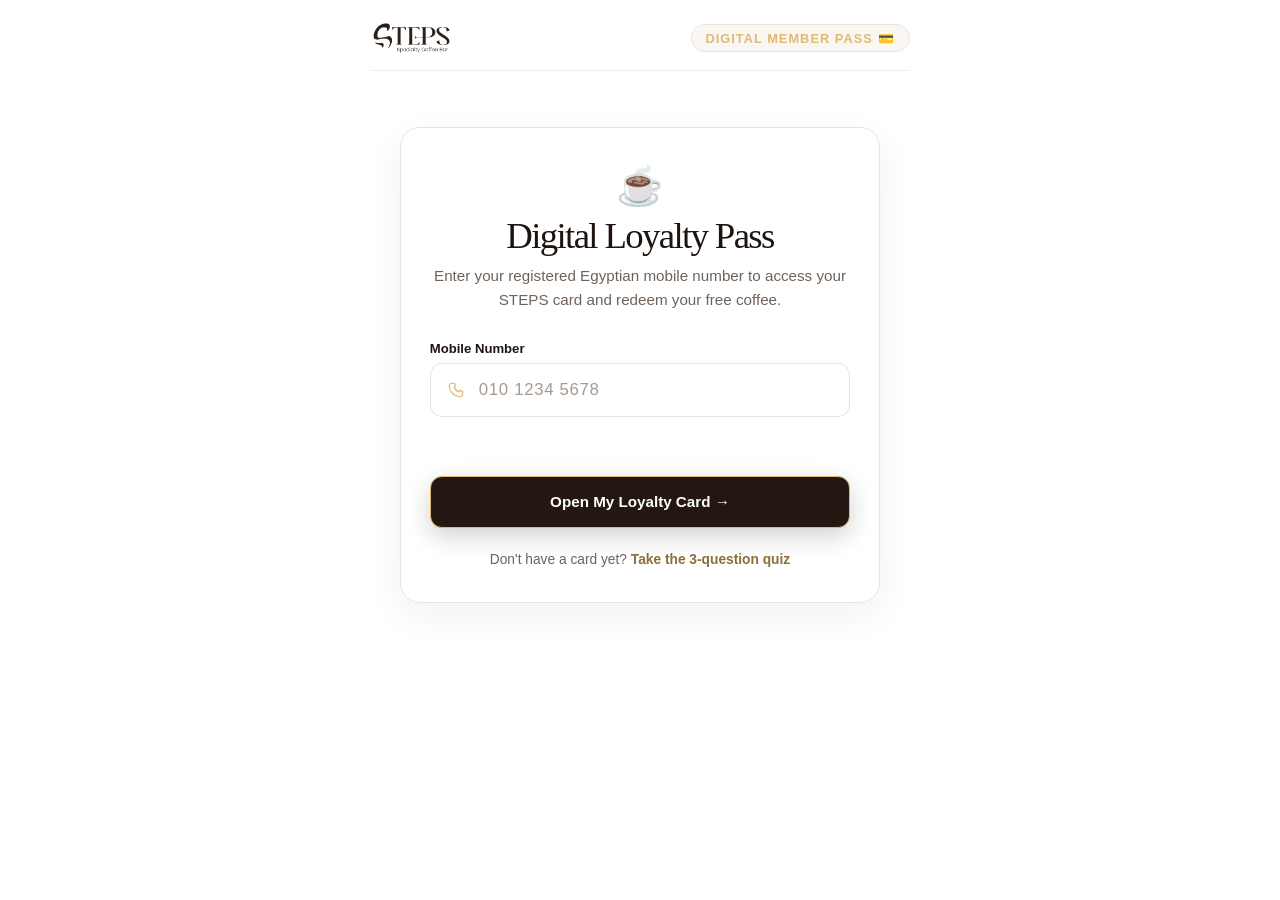
<file: card.html>
<!doctype html>
<html lang="en">
<head>
    <meta charset="utf-8">
    <meta name="viewport" content="width=device-width, initial-scale=1, maximum-scale=1, viewport-fit=cover">
    <meta name="apple-mobile-web-app-capable" content="yes">
    <meta name="apple-mobile-web-app-status-bar-style" content="black-translucent">
    <meta name="theme-color" content="#ffffff">
    <meta name="description" content="Access your STEPS Specialty Coffee Bar Digital Loyalty Card. First order includes free coffee!">
    <title>My Digital Loyalty Card | STEPS Specialty Coffee Bar</title>
    <link rel="icon" type="image/png" href="assets/images/favicon.png">
    <link rel="stylesheet" href="assets/css/app.css">
    <script src="assets/js/cloud-storage.js"></script>
    <style>
        /* ========================================================
           STEPS SPECIALTY COFFEE BAR - PURE WHITE VIP LOYALTY CARD
           ======================================================== */
        :root {
            --sans: Inter, -apple-system, BlinkMacSystemFont, "Segoe UI", Roboto, Helvetica, Arial, sans-serif;
            --serif: Georgia, "Times New Roman", serif;
        }

        .card-view-page {
            min-height: 100svh;
            overflow-x: hidden;
            background: #ffffff !important;
            color: #1e140f;
            padding: 1.25rem 1rem 4rem;
            display: flex;
            flex-direction: column;
            align-items: center;
            font-family: var(--sans);
        }

        .card-page-header {
            width: min(100%, 540px);
            display: flex;
            align-items: center;
            justify-content: space-between;
            margin-bottom: 1.5rem;
            padding-bottom: .85rem;
            border-bottom: 1px solid rgba(46, 32, 25, 0.08);
        }

        .card-page-logo {
            height: 36px;
            width: auto;
            max-width: 120px;
            object-fit: contain;
            display: block;
        }

        .card-nav-link {
            color: #8b6f3a;
            text-decoration: none;
            font-size: .82rem;
            font-weight: 700;
            display: inline-flex;
            align-items: center;
            gap: .35rem;
            padding: .35rem .85rem;
            border-radius: 99px;
            background: #faf7f2;
            border: 1px solid #ece4da;
            transition: all 200ms ease;
        }

        .card-nav-link:hover {
            background: #f3ede4;
            border-color: #c5a059;
        }

        /* Lookup Card Modal */
        .card-lookup-card {
            width: min(100%, 480px);
            background: #ffffff;
            border: 1.5px solid #ece4da;
            border-radius: 20px;
            padding: 2.2rem 1.8rem;
            box-shadow: 0 12px 36px rgba(46, 32, 25, 0.06);
            text-align: center;
            margin-top: 2rem;
            animation: enter 350ms ease both;
        }

        .card-lookup-card h1 {
            font-family: var(--serif);
            font-size: clamp(1.8rem, 5.5vw, 2.3rem);
            color: #1e140f;
            margin-bottom: .6rem;
            font-weight: 400;
        }

        .card-lookup-card p {
            color: #6f6259;
            font-size: .95rem;
            margin: 0 0 1.8rem;
        }

        .card-lookup-form {
            display: flex;
            flex-direction: column;
            gap: 1.2rem;
            text-align: left;
        }

        .card-lookup-form label {
            font-size: .82rem;
            font-weight: 600;
            color: #1e140f;
            display: block;
            margin-bottom: .4rem;
        }

        .card-lookup-form input {
            width: 100%;
            height: 54px;
            padding: .8rem 1rem .8rem 3rem;
            border: 1.5px solid #ece4da;
            border-radius: 12px;
            background: #ffffff;
            color: #1e140f;
            font-size: 1.05rem;
            letter-spacing: .04em;
            transition: all 200ms ease;
        }

        .card-lookup-form input:focus {
            outline: none;
            border-color: #c5a059;
            box-shadow: 0 0 0 3px rgba(197, 160, 89, 0.2);
        }

        .btn-gold {
            width: 100%;
            min-height: 52px;
            background: #241711;
            color: #ffffff;
            border: 1.5px solid #dfba73;
            border-radius: 12px;
            font-weight: 700;
            font-size: .95rem;
            cursor: pointer;
            box-shadow: 0 8px 24px rgba(36, 23, 17, 0.2);
            transition: transform 200ms ease, box-shadow 200ms ease;
        }

        .btn-gold:hover {
            transform: translateY(-2px);
            background: #3d2a20;
            box-shadow: 0 12px 30px rgba(36, 23, 17, 0.3);
        }

        .lookup-error {
            min-height: 1.2rem;
            color: #c93b2b;
            font-size: .82rem;
            margin: -.3rem 0 .4rem;
        }

        .lookup-quiz-link {
            display: block;
            margin-top: 1.5rem;
            font-size: .86rem;
            color: #6f6259;
            text-decoration: none;
        }

        .lookup-quiz-link span {
            color: #8b6f3a;
            font-weight: 700;
            text-decoration: none;
            transition: color 150ms ease;
        }

        .lookup-quiz-link:hover span {
            color: var(--espresso);
            text-decoration: none;
        }

        /* Live Card Canvas */
        .live-card-container {
            width: min(100%, 540px);
            animation: enter 400ms ease both;
        }

        /* Real-Time Live Sync Indicator */
        .live-sync-pill {
            display: inline-flex;
            align-items: center;
            gap: .5rem;
            padding: .3rem .75rem;
            border-radius: 99px;
            background: #faf7f2;
            border: 1px solid #ece4da;
            font-size: .72rem;
            color: #6f6259;
            margin-bottom: 1rem;
        }

        .live-pulse-dot {
            width: 7px;
            height: 7px;
            border-radius: 50%;
            background: #2b7a4b;
            box-shadow: 0 0 8px rgba(43, 122, 75, 0.5);
            animation: liveBlink 2s infinite ease-in-out;
        }

        @keyframes liveBlink {
            0%, 100% { opacity: 1; transform: scale(1); }
            50% { opacity: .4; transform: scale(0.85); }
        }

        /* Match Banner on Card */
        .card-match-banner {
            display: flex;
            align-items: center;
            gap: .85rem;
            padding: .85rem 1.15rem;
            border-radius: 14px;
            background: #faf7f2;
            border: 1.5px solid #ece4da;
            margin-bottom: 1.25rem;
        }

        .match-cup-icon {
            font-size: 1.6rem;
        }

        .match-details strong {
            display: block;
            color: #1e140f;
            font-size: .95rem;
            font-family: var(--serif);
            font-weight: 700;
        }

        .match-details small {
            color: #6f6259;
            font-size: .78rem;
        }

        /* Stamp Card States */
        .stamp-slot.is-redeemed {
            background: rgba(0, 0, 0, 0.35);
            border-color: rgba(255, 255, 255, 0.1);
            opacity: .85;
        }

        .stamp-slot.is-redeemed .stamp-badge {
            background: #241912;
            border-color: #554133;
            color: #776657;
        }

        .stamp-slot.is-redeemed .stamp-status-tag {
            background: #403025;
            color: #a89585;
            text-decoration: line-through;
        }

        .redeem-seal {
            position: absolute;
            top: 50%;
            left: 50%;
            transform: translate(-50%, -50%) rotate(-18deg);
            border: 1.5px solid #ff7e67;
            color: #ff7e67;
            padding: .15rem .4rem;
            border-radius: 4px;
            font-size: .62rem;
            font-weight: 800;
            letter-spacing: .1em;
            text-transform: uppercase;
            background: rgba(23, 14, 10, 0.85);
            box-shadow: 0 0 10px rgba(255, 126, 103, 0.3);
            pointer-events: none;
            white-space: nowrap;
        }

        /* Notification Toast */
        .sync-toast {
            position: fixed;
            bottom: 2rem;
            left: 50%;
            transform: translateX(-50%) translateY(100px);
            background: #dfba73;
            color: #170e0a;
            padding: .75rem 1.4rem;
            border-radius: 99px;
            font-weight: 700;
            font-size: .88rem;
            box-shadow: 0 10px 30px rgba(0, 0, 0, 0.6);
            display: flex;
            align-items: center;
            gap: .55rem;
            z-index: 9999;
            opacity: 0;
            transition: all 350ms cubic-bezier(0.4, 0, 0.2, 1);
            pointer-events: none;
        }

        .sync-toast.is-visible {
            transform: translateX(-50%) translateY(0);
            opacity: 1;
        }

        /* ==========================================================================
           Phone-Optimized Single Unified 5-Milestone Rewards Board
           ========================================================================== */
        .loyalty-stamps-section {
            background: rgba(0, 0, 0, 0.28);
            border: 1px solid rgba(223, 186, 115, 0.2);
            border-radius: 18px;
            padding: 1.1rem 1rem;
            margin-bottom: 1.25rem;
        }

        .stamps-header {
            display: flex;
            align-items: center;
            justify-content: space-between;
            margin-bottom: .85rem;
            padding-bottom: .55rem;
            border-bottom: 1px solid rgba(223, 186, 115, 0.15);
        }

        .stamps-title {
            font-size: .74rem;
            font-weight: 800;
            letter-spacing: .12em;
            color: #dfba73;
            text-transform: uppercase;
        }

        .stamps-count {
            font-size: .74rem;
            font-weight: 700;
            color: #cfbeaf;
        }

        /* Detailed Perks Breakdown (Phone-Optimized, 0 Ellipsis) */
        .stamps-perks-list {
            display: flex;
            flex-direction: column;
            gap: .55rem;
            width: 100%;
        }

        .perk-card-row {
            display: flex;
            align-items: center;
            gap: .85rem;
            padding: .75rem .95rem;
            border-radius: 14px;
            background: rgba(255, 255, 255, 0.035);
            border: 1px solid rgba(255, 255, 255, 0.08);
            transition: all 250ms cubic-bezier(0.4, 0, 0.2, 1);
            position: relative;
            overflow: hidden;
        }

        .perk-card-row.is-active-reward {
            background: rgba(223, 186, 115, 0.12);
            border: 1.5px solid rgba(223, 186, 115, 0.5);
            box-shadow: 0 4px 20px rgba(223, 186, 115, 0.15);
        }

        .perk-card-row.is-redeemed-reward {
            opacity: .6;
            background: rgba(0, 0, 0, 0.25);
            border-color: rgba(255, 255, 255, 0.04);
        }

        .perk-icon-seal {
            width: 40px;
            height: 40px;
            border-radius: 50%;
            background: rgba(223, 186, 115, 0.12);
            border: 1px solid rgba(223, 186, 115, 0.3);
            display: grid;
            place-items: center;
            font-size: 1.25rem;
            flex-shrink: 0;
            position: relative;
        }

        .perk-card-row.is-active-reward .perk-icon-seal {
            background: #dfba73;
            border-color: #dfba73;
            box-shadow: 0 0 12px rgba(223, 186, 115, 0.5);
        }

        .perk-card-row.is-active-reward .perk-icon-seal span {
            filter: drop-shadow(0 1px 2px rgba(0,0,0,0.4));
        }

        .perk-order-badge {
            position: absolute;
            bottom: -2px;
            right: -2px;
            width: 15px;
            height: 15px;
            border-radius: 50%;
            background: #170e0a;
            border: 1px solid #dfba73;
            color: #dfba73;
            font-size: .56rem;
            font-weight: 800;
            display: grid;
            place-items: center;
        }

        .perk-text-block {
            flex: 1;
            min-width: 0;
            display: flex;
            flex-direction: column;
            gap: .15rem;
        }

        .perk-title-text {
            font-family: var(--serif);
            font-size: 1rem;
            font-weight: 700;
            color: #ffffff;
            line-height: 1.25;
            word-break: break-word;
        }

        .perk-desc-text {
            font-size: .78rem;
            color: #b5a498;
            line-height: 1.25;
            word-break: break-word;
        }

        .perk-action-pill {
            font-size: .72rem;
            font-weight: 700;
            padding: .3rem .65rem;
            border-radius: 99px;
            white-space: nowrap;
            letter-spacing: .04em;
            text-transform: uppercase;
            flex-shrink: 0;
        }

        .perk-action-pill.ready {
            background: var(--gold-gradient);
            color: #170e0a;
            font-weight: 800;
            box-shadow: 0 4px 14px rgba(223, 186, 115, 0.4);
        }

        .perk-action-pill.locked {
            background: rgba(255, 255, 255, 0.06);
            color: #a49488;
            border: 1px solid rgba(255, 255, 255, 0.08);
        }

        .perk-action-pill.redeemed {
            background: #2b1f18;
            color: #8c7a6e;
            text-decoration: line-through;
        }

        /* Mobile Viewport Optimizations */
        @media (max-width: 600px) {
            .card-view-page {
                padding: .6rem .5rem 3rem !important;
            }
            .card-page-header {
                padding: .4rem .6rem !important;
                margin-bottom: .85rem !important;
            }
            .card-page-logo {
                height: 28px !important;
            }
            .live-card-container {
                width: 100% !important;
            }
            .loyalty-card {
                padding: 1.25rem .95rem !important;
                border-radius: 20px !important;
            }
            .loyalty-card-top {
                margin-bottom: .9rem !important;
                padding-bottom: .75rem !important;
            }
            .loyalty-brand .loyalty-subbrand {
                font-size: .62rem !important;
            }
            .loyalty-status-badge {
                font-size: .7rem !important;
                padding: .25rem .6rem !important;
            }
            .loyalty-member-info .member-name {
                font-size: 1.15rem !important;
            }
            .loyalty-member-id .member-pass {
                font-size: .84rem !important;
                padding: .25rem .55rem !important;
            }
            .loyalty-stamps-section {
                padding: .85rem .75rem !important;
                border-radius: 16px !important;
                margin-bottom: 1rem !important;
            }

            .perk-card-row {
                padding: .65rem .75rem;
                gap: .65rem;
                border-radius: 12px;
            }
            .perk-icon-seal {
                width: 34px;
                height: 34px;
                font-size: 1.1rem;
            }
            .perk-title-text {
                font-size: .84rem;
            }
            .perk-desc-text {
                font-size: .72rem;
            }
            .perk-action-pill {
                font-size: .65rem;
                padding: .22rem .5rem;
            }
            .barcode-visual {
                height: 52px !important;
            }
            .barcode-code span {
                font-size: 1.1rem !important;
            }
            .card-wallet-actions {
                gap: .55rem !important;
            }
            .wallet-btn {
                min-height: 48px !important;
                font-size: .85rem !important;
                padding: .55rem .75rem !important;
            }
            .thanks-instructions {
                margin-top: 1.25rem !important;
                gap: .6rem !important;
            }
            .instruction-item {
                padding: .85rem 1rem !important;
                gap: .75rem !important;
            }
            .card-lookup-form input {
                font-size: 16px !important; /* Prevents iOS auto-zoom */
            }
        }
    </style>
</head>
<body class="card-view-page">

    <!-- Top Header -->
    <header class="card-page-header">
        <a href="index.html" title="Back to STEPS Coffee Bar">
            <img class="card-page-logo" src="assets/images/steps-logo-brown.webp" alt="STEPS Coffee">
        </a>
        <span class="card-nav-link" style="color: #dfba73; font-size: .8rem; font-weight: 700; letter-spacing: .08em; text-transform: uppercase;">
            <span>Digital Member Pass</span> 💳
        </span>
    </header>

    <!-- 1. LOOKUP SCREEN (When no card is loaded) -->
    <div class="card-lookup-card" id="lookup-view">
        <div style="font-size: 2.4rem; margin-bottom: .6rem;">☕</div>
        <h1>Digital Loyalty Pass</h1>
        <p>Enter your registered Egyptian mobile number to access your STEPS card and redeem your free coffee.</p>

        <form class="card-lookup-form" id="lookup-form" novalidate>
            <div>
                <label for="lookup-phone">Mobile Number</label>
                <div class="input-wrap">
                    <span aria-hidden="true" style="color: #dfba73;">
                        <svg viewBox="0 0 24 24" width="18" height="18" fill="none" stroke="currentColor" stroke-width="1.8"><path d="M7 3h3l1.5 4-2 1.5a14 14 0 0 0 6 6l1.5-2L21 14v3a4 4 0 0 1-4 4C9.3 20.5 3.5 14.7 3 7a4 4 0 0 1 4-4Z"/></svg>
                    </span>
                    <input id="lookup-phone" type="tel" inputmode="tel" required placeholder="010 1234 5678" maxlength="15">
                </div>
            </div>

            <div class="lookup-error" id="lookup-error" role="alert" aria-live="polite"></div>

            <button class="btn-gold" type="submit">
                Open My Loyalty Card →
            </button>
        </form>

        <a href="index.html" class="lookup-quiz-link">
            Don't have a card yet? <span>Take the 3-question quiz</span>
        </a>
    </div>

    <!-- 2. LIVE CARD SCREEN (Displayed when card is loaded) -->
    <div class="live-card-container" id="card-view" hidden>
        <div style="display: flex; justify-content: space-between; align-items: center;">
            <div class="live-sync-pill">
                <span class="live-pulse-dot"></span>
                <span>Live Barista Sync Active</span>
            </div>
            <button id="btn-switch-account" type="button" style="background: none; border: none; color: #a49488; font-size: .78rem; text-decoration: none; cursor: pointer; font-weight: 600;">
                Switch Number
            </button>
        </div>

        <!-- Matched Drink Barista Note -->
        <div class="card-match-banner">
            <span class="match-cup-icon">☕</span>
            <div class="match-details">
                <strong>Your Signature Match: <span id="card-drink-name">Iced Spanish Latte</span></strong>
                <small id="card-drink-desc">Silky espresso combined with sweet condensed milk, served over chilled ice.</small>
            </div>
        </div>

        <!-- THE PHYSICAL-STYLE DIGITAL PASS -->
        <div class="loyalty-card" id="active-card-element">
            <!-- Card Header -->
            <div class="loyalty-card-top">
                <div class="loyalty-brand">
                    <img class="loyalty-logo" src="assets/images/steps-logo-brown.webp" alt="STEPS">
                    <span class="loyalty-subbrand">SPECIALTY COFFEE BAR</span>
                </div>
                <div style="display: flex; align-items: center; gap: .65rem;">
                    <svg viewBox="0 0 24 24" width="20" height="20" fill="none" stroke="#dfba73" stroke-width="2" stroke-linecap="round" aria-hidden="true" style="opacity: .85;"><path d="M7 6a10 10 0 0 1 0 12M11 8a6 6 0 0 1 0 8M15 10a2 2 0 0 1 0 4"/></svg>
                    <div class="loyalty-status-badge" id="card-pill">
                        <span class="status-dot"></span>
                        <span id="card-status-label">Pending Activation</span>
                    </div>
                </div>
            </div>

            <!-- Cardholder Info -->
            <div class="loyalty-card-middle">
                <div class="loyalty-member-info">
                    <span class="member-label">CARDHOLDER</span>
                    <strong class="member-name" id="display-name">Omar Yahia</strong>
                </div>
                <div class="loyalty-member-id">
                    <span class="member-label">PASS ID</span>
                    <strong class="member-pass" id="display-pass-id">STP-4892-26</strong>
                </div>
            </div>

            <!-- 5-Milestone Digital Punch Board (Phone-Optimized, ZERO Ellipsis, Single Track) -->
            <div class="loyalty-stamps-section">
                <div class="stamps-header">
                    <span class="stamps-title" id="display-track-title">5-VISIT REWARDS TRACK</span>
                    <span class="stamps-count" id="display-stamps-count">1 Ready / 5 Total</span>
                </div>
                <!-- Unified Luxury Rewards Board -->
                <div class="stamps-perks-list" id="card-stamps-list"></div>
            </div>

            <!-- Activation Box (Shown before activation) -->
            <div class="loyalty-card-activation" id="card-activation-box">
                <p class="activation-teaser">
                    <span class="lock-pulse">🔒</span>
                    Your 1st stamp (<span id="activation-drink-name">Free Coffee</span>) is ready! Tap below to activate your digital card and reveal all rewards.
                </p>
                <button class="button-activate" id="btn-activate-card" type="button">
                    <span class="btn-sparkle">✨</span>
                    Activate Digital Loyalty Card
                    <span class="btn-arrow">→</span>
                </button>
            </div>

            <!-- Barcode & Barista Scan Area (Shown after activation) -->
            <div class="loyalty-card-barcode-wrap" id="card-barcode-box" style="padding-top: .8rem;" hidden>
                <div class="barcode-visual" aria-hidden="true">
                    <div class="barcode-bars"></div>
                </div>
                <div class="barcode-code">
                    <span id="display-barcode-num">STP-4892-26</span>
                </div>
                <div class="card-wallet-actions">
                    <button class="wallet-btn" id="btn-save-pass" type="button">
                        <svg viewBox="0 0 24 24" width="18" height="18"><path d="M21 15v4a2 2 0 0 1-2 2H5a2 2 0 0 1-2-2v-4M7 10l5 5 5-5M12 15V3"/></svg>
                        Save to Phone
                    </button>
                    <button class="wallet-btn secondary" id="btn-share-pass" type="button">
                        <svg viewBox="0 0 24 24" width="18" height="18"><circle cx="18" cy="5" r="3"/><circle cx="6" cy="12" r="3"/><circle cx="18" cy="19" r="3"/><line x1="8.59" y1="13.51" x2="15.42" y2="17.49"/><line x1="15.41" y1="6.51" x2="8.59" y2="10.49"/></svg>
                        Share Card
                    </button>
                </div>
            </div>
        </div>

        <!-- Redemption Guide -->
        <div class="thanks-instructions" style="margin-top: 1.5rem; display: flex; flex-direction: column; gap: .75rem; width: 100%;">
            <div class="instruction-item" style="display: flex; align-items: flex-start; gap: .85rem; padding: .85rem 1rem; border-radius: 14px; background: #faf7f2; border: 1.5px solid #ece4da; color: #1e140f;">
                <span class="inst-num" style="width: 24px; height: 24px; border-radius: 50%; background: #241711; color: #dfba73; display: grid; place-items: center; font-size: .75rem; font-weight: 800; flex-shrink: 0;">1</span>
                <p style="margin: 0; color: #4b382d; font-size: .84rem; line-height: 1.45;">Show this pass to your barista when ordering at STEPS to claim your <strong>Free Coffee</strong>.</p>
            </div>
            <div class="instruction-item" style="display: flex; align-items: flex-start; gap: .85rem; padding: .85rem 1rem; border-radius: 14px; background: #faf7f2; border: 1.5px solid #ece4da; color: #1e140f;">
                <span class="inst-num" style="width: 24px; height: 24px; border-radius: 50%; background: #241711; color: #dfba73; display: grid; place-items: center; font-size: .75rem; font-weight: 800; flex-shrink: 0;">2</span>
                <p style="margin: 0; color: #4b382d; font-size: .84rem; line-height: 1.45;">Each visit unlocks subsequent offers: 20% off bakery, size upgrades, and BOGO drinks!</p>
            </div>
        </div>
    </div>

    <!-- Canvas for Confetti -->
    <canvas id="confetti-canvas" class="confetti-canvas" aria-hidden="true"></canvas>

    <!-- Live Toast Message -->
    <div class="sync-toast" id="sync-toast">
        <span id="toast-icon">✨</span>
        <span id="toast-text">Your card was updated by the barista!</span>
    </div>

    <script>
    (() => {
        'use strict';

        const lookupView = document.querySelector('#lookup-view');
        const cardView = document.querySelector('#card-view');
        const lookupForm = document.querySelector('#lookup-form');
        const lookupPhone = document.querySelector('#lookup-phone');
        const lookupError = document.querySelector('#lookup-error');
        const toast = document.querySelector('#sync-toast');
        const btnSwitchAccount = document.querySelector('#btn-switch-account');

        let currentCard = null;
        let pollTimer = null;
        let activePhone = '';

        // Helper: Clean Egypt Mobile
        const normalizePhone = (val) => {
            let clean = val.trim().replace(/[\s\-()._]/g, '');
            if (clean.startsWith('+20')) clean = '0' + clean.slice(3);
            else if (clean.startsWith('0020')) clean = '0' + clean.slice(4);
            else if (clean.startsWith('20') && clean.length === 12) clean = '0' + clean.slice(2);
            else if (/^1[0125][0-9]{8}$/.test(clean)) clean = '0' + clean;
            return clean;
        };

        const escapeHtml = (str) => {
            return String(str ?? '')
                .replace(/&/g, '&amp;')
                .replace(/</g, '&lt;')
                .replace(/>/g, '&gt;')
                .replace(/"/g, '&quot;')
                .replace(/'/g, '&#39;');
        };

        // Show toast
        const showToast = (msg, icon = '✨') => {
            document.querySelector('#toast-icon').textContent = icon;
            document.querySelector('#toast-text').textContent = msg;
            toast.classList.add('is-visible');
            setTimeout(() => { toast.classList.remove('is-visible'); }, 3800);
        };

        // Confetti Engine
        const confettiCanvas = document.querySelector('#confetti-canvas');
        const triggerConfetti = () => {
            if (!confettiCanvas) return;
            const ctx = confettiCanvas.getContext('2d');
            confettiCanvas.width = window.innerWidth;
            confettiCanvas.height = window.innerHeight;

            const colors = ['#dfba73', '#c5a059', '#2e2019', '#f7e7c4', '#ffffff', '#e6a23c'];
            const particles = [];
            const count = 90;

            for (let i = 0; i < count; i++) {
                particles.push({
                    x: window.innerWidth * (0.35 + Math.random() * 0.3),
                    y: window.innerHeight * 0.45,
                    w: 6 + Math.random() * 8,
                    h: 4 + Math.random() * 6,
                    color: colors[Math.floor(Math.random() * colors.length)],
                    vx: (Math.random() - 0.5) * 14,
                    vy: -(Math.random() * 12 + 6),
                    gravity: 0.35 + Math.random() * 0.2,
                    rotation: Math.random() * 360,
                    vRot: (Math.random() - 0.5) * 10,
                    opacity: 1
                });
            }

            const render = () => {
                ctx.clearRect(0, 0, confettiCanvas.width, confettiCanvas.height);
                let activeParticles = 0;

                particles.forEach((p) => {
                    p.x += p.vx;
                    p.y += p.vy;
                    p.vy += p.gravity;
                    p.rotation += p.vRot;
                    p.vx *= 0.98;
                    p.opacity -= 0.009;

                    if (p.opacity > 0 && p.y < confettiCanvas.height) {
                        activeParticles++;
                        ctx.save();
                        ctx.translate(p.x, p.y);
                        ctx.rotate((p.rotation * Math.PI) / 180);
                        ctx.fillStyle = p.color;
                        ctx.globalAlpha = Math.max(0, p.opacity);
                        ctx.fillRect(-p.w / 2, -p.h / 2, p.w, p.h);
                        ctx.restore();
                    }
                });

                if (activeParticles > 0) {
                    requestAnimationFrame(render);
                } else {
                    ctx.clearRect(0, 0, confettiCanvas.width, confettiCanvas.height);
                }
            };
            requestAnimationFrame(render);
        };

        // Render stamps: Single Unified Luxury 5-Milestone Pass (Phone-Optimized, ZERO Ellipses)
        const renderStamps = (stamps, isActivated) => {
            const list = document.querySelector('#card-stamps-list');
            if (!list) return;

            list.innerHTML = '';

            let availableCount = 0;
            let redeemedCount = 0;

            const tierLabels = {
                '1': '1st Order Welcome',
                '2': 'Visit #2',
                '3': 'Visit #3',
                '4': 'Visit #4',
                '5': 'Visit #5 • VIP'
            };

            const stampKeys = Object.keys(stamps).sort((a, b) => Number(a) - Number(b));
            const totalStamps = stampKeys.length;

            const trackTitleEl = document.querySelector('#display-track-title');
            if (trackTitleEl) {
                trackTitleEl.textContent = `${totalStamps}-VISIT REWARDS TRACK`;
            }

            const drinkIcons = {
                'iced_spanish_latte': '☕',
                'strawberry_matcha': '🍵',
                'passionfruit_mojito': '🍹',
                'mocha_frappe': '🥤'
            };

            stampKeys.forEach((key) => {
                const idx = Number(key);
                const s = stamps[key];
                if (!s) return;

                const isRedeemed = s.status === 'redeemed';
                const isAvailable = s.status === 'available';
                const isLocked = s.status === 'locked';

                if (isRedeemed) redeemedCount++;
                if (isAvailable) availableCount++;

                // Deal #1 is ALWAYS the free drink the customer matched with in the quiz
                let titleDisplay = s.title || '';
                let descDisplay = s.desc || '';
                let iconDisplay = s.icon || '☕';

                if (idx === 1 && currentCard && currentCard.matchedDrinkName) {
                    titleDisplay = `Free ${currentCard.matchedDrinkName}`;
                    descDisplay = 'Your Quiz Signature Match • 100% Free Drink';
                    if (currentCard.matchedDrink && drinkIcons[currentCard.matchedDrink]) {
                        iconDisplay = drinkIcons[currentCard.matchedDrink];
                    }
                }

                // Single Unified Luxury Perk Row
                let rowClass = 'perk-card-row';
                let pillClass = 'perk-action-pill';
                let pillText = 'Locked';

                if (isRedeemed) {
                    rowClass += ' is-redeemed-reward';
                    pillClass += ' redeemed';
                    pillText = 'Redeemed ✓';
                } else if (isAvailable) {
                    rowClass += ' is-active-reward';
                    pillClass += ' ready';
                    pillText = '● Ready to Redeem';
                } else {
                    pillClass += ' locked';
                    if (!isActivated) {
                        pillText = 'Activate to Unlock';
                    } else {
                        pillText = idx === totalStamps ? (tierLabels[String(idx)] || 'Grand VIP') : (tierLabels[String(idx)] || `Visit #${idx}`);
                    }
                }

                const perkRow = document.createElement('div');
                perkRow.className = rowClass;
                perkRow.innerHTML = `
                    <div class="perk-icon-seal">
                        <span>${escapeHtml(iconDisplay)}</span>
                        <span class="perk-order-badge">${idx}</span>
                    </div>
                    <div class="perk-text-block">
                        <strong class="perk-title-text">${escapeHtml(titleDisplay)}</strong>
                        <small class="perk-desc-text">${escapeHtml(descDisplay)}</small>
                    </div>
                    <span class="${pillClass}">${escapeHtml(pillText)}</span>
                `;
                list.appendChild(perkRow);
            });

            const countEl = document.querySelector('#display-stamps-count');
            if (countEl) {
                countEl.textContent = `${availableCount} Ready • ${redeemedCount} Used • ${totalStamps} Total`;
            }
        };

        // Render Card Data
        const displayCard = (card) => {
            currentCard = card;
            activePhone = card.phone;

            const isActivated = Boolean(card.cardActive);
            const cardEl = document.querySelector('#active-card-element');
            const pill = document.querySelector('#card-pill');
            const statusLabel = document.querySelector('#card-status-label');
            const activationBox = document.querySelector('#card-activation-box');
            const barcodeBox = document.querySelector('#card-barcode-box');

            if (isActivated) {
                cardEl.classList.add('is-activated');
                pill.className = 'loyalty-status-badge active';
                statusLabel.textContent = 'Active VIP Member';
                if (activationBox) activationBox.hidden = true;
                if (barcodeBox) barcodeBox.hidden = false;
            } else {
                cardEl.classList.remove('is-activated');
                pill.className = 'loyalty-status-badge';
                statusLabel.textContent = 'Pending Activation';
                if (activationBox) activationBox.hidden = false;
                if (barcodeBox) barcodeBox.hidden = true;
            }

            const drinkIcons = {
                'iced_spanish_latte': '☕',
                'strawberry_matcha': '🍵',
                'passionfruit_mojito': '🍹',
                'mocha_frappe': '🥤'
            };

            document.querySelector('#card-drink-name').textContent = card.matchedDrinkName || 'Signature Coffee';
            document.querySelector('#card-drink-desc').textContent = card.matchedDrinkDesc || '';

            const bannerIconEl = document.querySelector('.match-cup-icon');
            if (bannerIconEl && card.matchedDrink && drinkIcons[card.matchedDrink]) {
                bannerIconEl.textContent = drinkIcons[card.matchedDrink];
            }

            const activationDrinkEl = document.querySelector('#activation-drink-name');
            if (activationDrinkEl) {
                activationDrinkEl.textContent = `Free ${card.matchedDrinkName || 'Coffee'}`;
            }

            document.querySelector('#display-name').textContent = card.name || 'Valued Guest';
            document.querySelector('#display-pass-id').textContent = card.passId;
            document.querySelector('#display-barcode-num').textContent = card.passId;

            renderStamps(card.stamps || {}, isActivated);

            lookupView.hidden = true;
            cardView.hidden = false;

            startLiveSync();
        };

        // Card Activation Button Handler
        const btnActivate = document.querySelector('#btn-activate-card');
        if (btnActivate) {
            btnActivate.addEventListener('click', async () => {
                if (!activePhone) return;
                btnActivate.disabled = true;
                btnActivate.innerHTML = 'Activating Card...';

                try {
                    const res = await fetch('/api/card/activate', {
                        method: 'POST',
                        headers: { 'Content-Type': 'application/json' },
                        body: JSON.stringify({ phone: activePhone })
                    });
                    const data = await res.json();
                    if (data.success && data.card) {
                        currentCard = data.card;
                        displayCard(data.card);
                        triggerConfetti();
                        showToast('🎉 Digital Loyalty Card Activated! All rewards are now active.', '☕');
                    } else {
                        btnActivate.disabled = false;
                        btnActivate.innerHTML = '✨ Activate Digital Loyalty Card →';
                        showToast(data.message || 'Error activating card.', '⚠️');
                    }
                } catch (err) {
                    btnActivate.disabled = false;
                    btnActivate.innerHTML = '✨ Activate Digital Loyalty Card →';
                    showToast('Connection error. Please try again.', '⚠️');
                }
            });
        }

        // Fetch card from API
        const fetchCard = async (phone, isInitial = false) => {
            const clean = normalizePhone(phone);
            try {
                const res = await fetch(`/api/card?phone=${encodeURIComponent(clean)}`, {
                    headers: { 'Accept': 'application/json' }
                });
                const data = await res.json();

                if (!res.ok || !data.success || !data.card) {
                    if (isInitial) {
                        lookupError.textContent = data.message || 'No loyalty card found. Please take the quiz first.';
                        lookupView.hidden = false;
                        cardView.hidden = true;
                    }
                    return;
                }

                // If already displaying, check if stamps changed
                if (currentCard && JSON.stringify(currentCard.stamps) !== JSON.stringify(data.card.stamps)) {
                    showToast('🎉 Your loyalty card was updated by the barista!', '☕');
                }

                displayCard(data.card);
                try {
                    localStorage.setItem('steps_saved_phone', clean);
                } catch (_) {}
            } catch (err) {
                if (isInitial) {
                    lookupError.textContent = 'Could not load your card. Please check your connection.';
                }
            }
        };

        // Live polling every 3 seconds
        const startLiveSync = () => {
            clearInterval(pollTimer);
            pollTimer = setInterval(() => {
                if (activePhone) {
                    fetchCard(activePhone, false);
                }
            }, 3000);
        };

        // Lookup Form Handler
        lookupForm.addEventListener('submit', (e) => {
            e.preventDefault();
            lookupError.textContent = '';
            const phone = lookupPhone.value.trim();
            const clean = normalizePhone(phone);

            if (!/^01[0125][0-9]{8}$/.test(clean)) {
                lookupError.textContent = 'Please enter a valid Egyptian mobile (11 digits: 010, 011, 012, or 015).';
                return;
            }

            const suffix = clean.slice(3);
            const seqs = ['01234567', '12345678', '23456789', '34567890', '45678901', '98765432', '87654321', '76543210'];
            const isSequential = seqs.some(s => suffix.includes(s));
            const isRepeated = /(\d)\1{4,}/.test(suffix) || new Set(suffix.split('')).size < 4;

            if (isSequential || isRepeated) {
                lookupError.textContent = `"${clean}" appears to be a dummy/test number. Please enter a genuine Egyptian mobile number.`;
                return;
            }

            fetchCard(clean, true);
        });

        // Switch Account button
        btnSwitchAccount.addEventListener('click', () => {
            clearInterval(pollTimer);
            activePhone = '';
            currentCard = null;
            try { localStorage.removeItem('steps_saved_phone'); } catch (_) {}
            lookupPhone.value = '';
            lookupError.textContent = '';
            cardView.hidden = true;
            lookupView.hidden = false;
            lookupPhone.focus();
        });

        // Save Pass handler
        document.querySelector('#btn-save-pass').addEventListener('click', () => {
            if (!currentCard) return;
            const passDetails = `STEPS SPECIALTY COFFEE BAR - DIGITAL LOYALTY PASS\n`
                + `Cardholder: ${currentCard.name}\n`
                + `Mobile: ${currentCard.phone}\n`
                + `Pass ID: ${currentCard.passId}\n`
                + `Signature Match: ${currentCard.matchedDrinkName}\n`
                + `Stamp 1 Free Coffee: ${currentCard.stamps['1']?.status === 'redeemed' ? 'REDEEMED' : 'READY TO REDEEM'}\n`
                + `Present this screen at STEPS counter to redeem.`;

            const blob = new Blob([passDetails], { type: 'text/plain' });
            const url = URL.createObjectURL(blob);
            const a = document.createElement('a');
            a.href = url;
            a.download = `STEPS-Pass-${currentCard.passId}.txt`;
            a.click();
            URL.revokeObjectURL(url);
            showToast('Pass saved to your downloads!', '📲');
        });

        // Share Pass handler
        document.querySelector('#btn-share-pass').addEventListener('click', async () => {
            const shareUrl = new URL(window.location.href);
            shareUrl.searchParams.set('phone', activePhone);
            const url = shareUrl.toString();
            if (navigator.share) {
                try {
                    await navigator.share({
                        title: 'My STEPS Loyalty Pass',
                        text: `Check out my STEPS Coffee Loyalty Pass!`,
                        url
                    });
                } catch (_) {}
            } else if (navigator.clipboard) {
                await navigator.clipboard.writeText(url);
                showToast('Card link copied to clipboard!', '📋');
            }
        });

        // Initial Page Load: Check URL params or localStorage
        const params = new URLSearchParams(window.location.search);
        const urlPhone = params.get('phone');
        let savedPhone = '';
        try { savedPhone = localStorage.getItem('steps_saved_phone') || ''; } catch (_) {}

        const targetPhone = urlPhone || savedPhone;
        if (targetPhone) {
            lookupPhone.value = targetPhone;
            fetchCard(targetPhone, true);
        }
    })();
    </script>
</body>
</html>
</file>
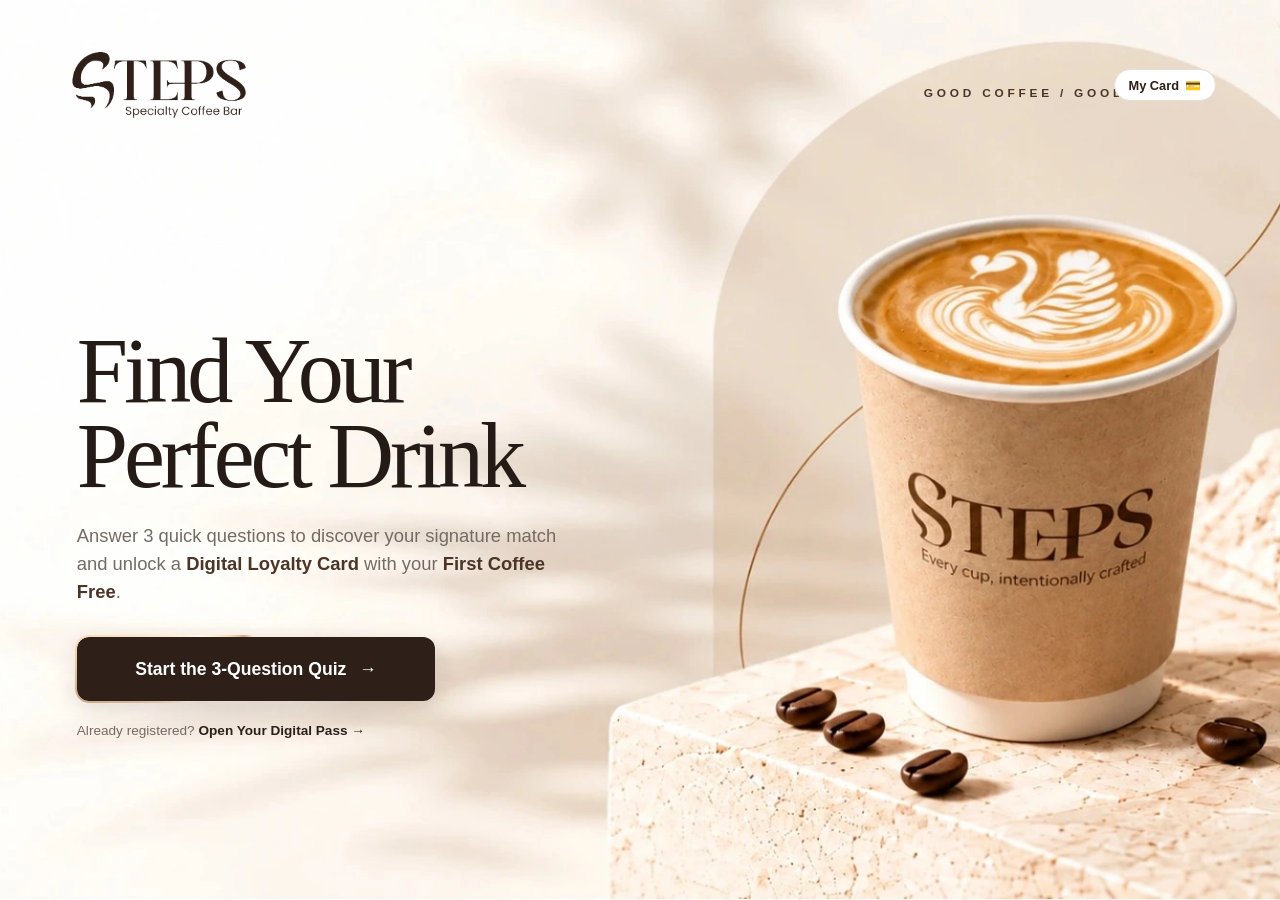
<file: classic.html>
<!doctype html>
<html lang="en">
<head>
    <meta charset="utf-8">
    <meta name="viewport" content="width=device-width, initial-scale=1">
    <meta name="theme-color" content="#fbf9f6">
    <meta name="description" content="Discover your perfect STEPS drink, claim your Digital Loyalty Card, and enjoy your first coffee free!">
    <title>Find Your Perfect Drink | STEPS Loyalty Card</title>
    <meta property="og:title" content="Find Your Perfect Drink | STEPS">
    <meta property="og:description" content="Take the 3-question quiz, discover your matched drink, and get a digital loyalty card with your first coffee free!">
    <meta property="og:type" content="website">
    <meta property="og:image" content="assets/images/banner-desktop.webp">
    <link rel="icon" type="image/png" href="assets/images/favicon.png">
    <link rel="preload" href="assets/images/steps-logo-brown.webp" as="image" type="image/webp">
    <link rel="stylesheet" href="assets/css/app.css">
    <script src="assets/js/cloud-storage.js"></script>
    <script>
        window.STEPS_QUIZ = {
            submitUrl: "api/submit.php",
            totalQuestions: 3
        };
    </script>
    <script src="assets/js/app.js" defer></script>
</head>
<body>
<noscript><div class="noscript">Please enable JavaScript to take the quiz.</div></noscript>

<main class="app-shell" id="quiz-app">
    <!-- Header -->
    <header class="site-header" aria-label="STEPS Specialty Coffee Bar">
        <a href="#" class="brand-link" data-action="reset" aria-label="Go to start">
            <img class="brand-logo" src="assets/images/steps-logo-brown.webp" width="562" height="245" alt="STEPS Specialty Coffee Bar">
        </a>
        <div class="header-progress" id="header-progress" hidden>
            <div class="progress-track" aria-hidden="true"><span id="progress-fill"></span></div>
            <span class="progress-count" id="progress-count">01 / 03</span>
        </div>
        <div class="header-nav-right" id="header-nav-right">
            <a href="card.html" class="header-card-btn">
                <span>My Card</span> 💳
            </a>
        </div>
    </header>

    <!-- SCREEN 1: Landing -->
    <section class="screen landing-screen is-active" data-screen="landing" aria-labelledby="landing-title">
        <p class="landing-strapline">
            <span class="landing-strapline-mobile">GOOD COFFEE FINDS GOOD PEOPLE</span>
            <span class="landing-strapline-desktop">GOOD COFFEE / GOOD PEOPLE</span>
        </p>
        <div class="landing-copy">
            <h1 id="landing-title">Find Your<br> Perfect Drink</h1>
            <p class="landing-subhead">Answer 3 quick questions to discover your signature match and unlock a <strong>Digital Loyalty Card</strong> with your <strong>First Coffee Free</strong>.</p>
            <button class="button button-primary" type="button" data-action="start">
                Start the 3-Question Quiz <span aria-hidden="true">→</span>
            </button>
            <p class="landing-existing-member">
                Already registered? <a href="card.html">Open Your Digital Pass →</a>
            </p>
        </div>
        <div class="landing-visual" aria-hidden="true">
            <picture>
                <source media="(min-width: 900px)" srcset="assets/images/hero-bg.webp" type="image/webp">
                <img src="assets/images/mobile-bg.webp" width="941" height="1672" alt="STEPS Coffee">
            </picture>
        </div>
    </section>

    <!-- SCREEN 2: Question 1 (The Base) -->
    <section class="screen question-screen" data-screen="question" data-step="1" aria-labelledby="q1-title" hidden>
        <form class="question-form" data-question="q1">
            <fieldset>
                <legend class="visually-hidden">What are you in the mood for?</legend>
                <p class="eyebrow">Q1 — THE BASE</p>
                <h2 id="q1-title">What are you in the mood for?</h2>
                <div class="option-grid option-grid-4">
                    <label class="option-card">
                        <input type="radio" name="q1" value="iced_spanish_latte">
                        <span class="option-check" aria-hidden="true"></span>
                        <span class="option-icon">
                            <svg viewBox="0 0 24 24" aria-hidden="true"><path d="M18 8h1a4 4 0 0 1 0 8h-1M2 8h16v9a4 4 0 0 1-4 4H6a4 4 0 0 1-4-4V8ZM6 2v3M10 2v3M14 2v3"/></svg>
                        </span>
                        <span class="option-text">
                            <strong>Iced espresso coffee</strong>
                            <small>Bold, rich & freshly pulled</small>
                        </span>
                    </label>

                    <label class="option-card">
                        <input type="radio" name="q1" value="strawberry_matcha">
                        <span class="option-check" aria-hidden="true"></span>
                        <span class="option-icon">
                            <svg viewBox="0 0 24 24" aria-hidden="true"><path d="M11 20A7 7 0 0 1 9.8 6.1C15.5 5 17 4.48 19 2c1 2 2 4.18 2 8 0 5.5-4.5 10-10 10Z"/><path d="M2 21c0-3 1.85-5.36 5.08-6C9.5 14.52 12 13 13 12"/></svg>
                        </span>
                        <span class="option-text">
                            <strong>Japanese green tea</strong>
                            <small>Ceremonial grade matcha</small>
                        </span>
                    </label>

                    <label class="option-card">
                        <input type="radio" name="q1" value="passionfruit_mojito">
                        <span class="option-check" aria-hidden="true"></span>
                        <span class="option-icon">
                            <svg viewBox="0 0 24 24" aria-hidden="true"><path d="M8 2h8l2 16a3 3 0 0 1-3 3H9a3 3 0 0 1-3-3L8 2ZM6 6h12M12 9a1 1 0 1 0 0-2 1 1 0 0 0 0 2ZM10 13a1 1 0 1 0 0-2 1 1 0 0 0 0 2ZM14 15a1 1 0 1 0 0-2 1 1 0 0 0 0 2Z"/></svg>
                        </span>
                        <span class="option-text">
                            <strong>Fizzy fruit soda</strong>
                            <small>Bubbly, crisp & thirst-quenching</small>
                        </span>
                    </label>

                    <label class="option-card">
                        <input type="radio" name="q1" value="mocha_frappe">
                        <span class="option-check" aria-hidden="true"></span>
                        <span class="option-icon">
                            <svg viewBox="0 0 24 24" aria-hidden="true"><path d="M5 9h14l-2 12H7L5 9ZM7 9a5 5 0 0 1 10 0M12 2l2 4"/></svg>
                        </span>
                        <span class="option-text">
                            <strong>Blended ice & coffee</strong>
                            <small>Thick, frosty & decadent</small>
                        </span>
                    </label>
                </div>
            </fieldset>
            <div class="screen-actions">
                <button class="back-button" type="button" data-action="back" aria-label="Go back">
                    <svg viewBox="0 0 24 24" aria-hidden="true"><path d="m15 18-6-6 6-6"/><path d="M9 12h10"/></svg>
                </button>
                <button class="button button-primary next-button" type="submit" disabled>Next <span aria-hidden="true">→</span></button>
            </div>
        </form>
    </section>

    <!-- SCREEN 3: Question 2 (Flavor Addition) -->
    <section class="screen question-screen" data-screen="question" data-step="2" aria-labelledby="q2-title" hidden>
        <form class="question-form" data-question="q2">
            <fieldset>
                <legend class="visually-hidden">What flavor do you want to pair with it?</legend>
                <p class="eyebrow">Q2 — FLAVOR ADDITION</p>
                <h2 id="q2-title">What flavor do you want to pair with it?</h2>
                <div class="option-grid option-grid-4">
                    <label class="option-card">
                        <input type="radio" name="q2" value="iced_spanish_latte">
                        <span class="option-check" aria-hidden="true"></span>
                        <span class="option-icon">
                            <svg viewBox="0 0 24 24" aria-hidden="true"><path d="M12 2.69l5.66 5.66a8 8 0 1 1-11.31 0z"/><path d="M8 14c1.5 1.5 3 2 4.5 1"/></svg>
                        </span>
                        <span class="option-text">
                            <strong>Sweet condensed milk</strong>
                            <small>With velvety espresso</small>
                        </span>
                    </label>

                    <label class="option-card">
                        <input type="radio" name="q2" value="strawberry_matcha">
                        <span class="option-check" aria-hidden="true"></span>
                        <span class="option-icon">
                            <svg viewBox="0 0 24 24" aria-hidden="true"><path d="M12 2a3 3 0 0 0-3 3c0 .3.05.6.14.88C6.1 7.2 4 10.2 4 14a8 8 0 0 0 16 0c0-3.8-2.1-6.8-5.14-8.12.09-.28.14-.58.14-.88a3 3 0 0 0-3-3Z"/><circle cx="9" cy="13" r="1"/><circle cx="15" cy="13" r="1"/><circle cx="12" cy="16" r="1"/></svg>
                        </span>
                        <span class="option-text">
                            <strong>Sweet strawberry</strong>
                            <small>With vibrant green tea</small>
                        </span>
                    </label>

                    <label class="option-card">
                        <input type="radio" name="q2" value="passionfruit_mojito">
                        <span class="option-check" aria-hidden="true"></span>
                        <span class="option-icon">
                            <svg viewBox="0 0 24 24" aria-hidden="true"><path d="M12 21a9 9 0 0 0 9-9c0-4.97-4.03-9-9-9-2.5 0-4.5 1-6 2.5L12 12l-6 6c1.5 1.5 3.5 3 6 3Z"/><circle cx="12" cy="12" r="2"/></svg>
                        </span>
                        <span class="option-text">
                            <strong>Passionfruit & mint</strong>
                            <small>With sparkling soda</small>
                        </span>
                    </label>

                    <label class="option-card">
                        <input type="radio" name="q2" value="mocha_frappe">
                        <span class="option-check" aria-hidden="true"></span>
                        <span class="option-icon">
                            <svg viewBox="0 0 24 24" aria-hidden="true"><rect x="3" y="3" width="18" height="18" rx="3"/><path d="M3 9h18M3 15h18M9 3v18M15 3v18"/></svg>
                        </span>
                        <span class="option-text">
                            <strong>Dark chocolate</strong>
                            <small>With blended roast coffee</small>
                        </span>
                    </label>
                </div>
            </fieldset>
            <div class="screen-actions">
                <button class="back-button" type="button" data-action="back" aria-label="Go back">
                    <svg viewBox="0 0 24 24" aria-hidden="true"><path d="m15 18-6-6 6-6"/><path d="M9 12h10"/></svg>
                </button>
                <button class="button button-primary next-button" type="submit" disabled>Next <span aria-hidden="true">→</span></button>
            </div>
        </form>
    </section>

    <!-- SCREEN 4: Question 3 (The Vibe) -->
    <section class="screen question-screen" data-screen="question" data-step="3" aria-labelledby="q3-title" hidden>
        <form class="question-form" data-question="q3">
            <fieldset>
                <legend class="visually-hidden">What is your vibe today?</legend>
                <p class="eyebrow">Q3 — THE VIBE</p>
                <h2 id="q3-title">What is your vibe today?</h2>
                <div class="option-grid option-grid-4">
                    <label class="option-card">
                        <input type="radio" name="q3" value="iced_spanish_latte">
                        <span class="option-check" aria-hidden="true"></span>
                        <span class="option-icon">
                            <svg viewBox="0 0 24 24" aria-hidden="true"><polygon points="12 2 15.09 8.26 22 9.27 17 14.14 18.18 21.02 12 17.77 5.82 21.02 7 14.14 2 9.27 8.91 8.26 12 2"/></svg>
                        </span>
                        <span class="option-text">
                            <strong>The classic favorite</strong>
                            <small>Timeless, proven & beloved</small>
                        </span>
                    </label>

                    <label class="option-card">
                        <input type="radio" name="q3" value="strawberry_matcha">
                        <span class="option-check" aria-hidden="true"></span>
                        <span class="option-icon">
                            <svg viewBox="0 0 24 24" aria-hidden="true"><path d="m12 3-1.9 5.8a2 2 0 0 1-1.3 1.3L3 12l5.8 1.9a2 2 0 0 1 1.3 1.3L12 21l1.9-5.8a2 2 0 0 1 1.3-1.3L21 12l-5.8-1.9a2 2 0 0 1-1.3-1.3L12 3z"/></svg>
                        </span>
                        <span class="option-text">
                            <strong>Trendy & aesthetic</strong>
                            <small>Vibrant layers & modern vibes</small>
                        </span>
                    </label>

                    <label class="option-card">
                        <input type="radio" name="q3" value="passionfruit_mojito">
                        <span class="option-check" aria-hidden="true"></span>
                        <span class="option-icon">
                            <svg viewBox="0 0 24 24" aria-hidden="true"><circle cx="12" cy="12" r="5"/><path d="M12 1v2M12 21v2M4.22 4.22l1.42 1.42M18.36 18.36l1.42 1.42M1 12h2M21 12h2M4.22 19.78l1.42-1.42M18.36 5.64l1.42-1.42"/></svg>
                        </span>
                        <span class="option-text">
                            <strong>Tropical & chill</strong>
                            <small>Relaxing sunshine energy</small>
                        </span>
                    </label>

                    <label class="option-card">
                        <input type="radio" name="q3" value="mocha_frappe">
                        <span class="option-check" aria-hidden="true"></span>
                        <span class="option-icon">
                            <svg viewBox="0 0 24 24" aria-hidden="true"><path d="M20.84 4.61a5.5 5.5 0 0 0-7.78 0L12 5.67l-1.06-1.06a5.5 5.5 0 0 0-7.78 7.78l1.06 1.06L12 21.23l7.78-7.78 1.06-1.06a5.5 5.5 0 0 0 0-7.78z"/></svg>
                        </span>
                        <span class="option-text">
                            <strong>Pure indulgence</strong>
                            <small>Rich, dessert-like satisfaction</small>
                        </span>
                    </label>
                </div>
            </fieldset>
            <div class="screen-actions">
                <button class="back-button" type="button" data-action="back" aria-label="Go back">
                    <svg viewBox="0 0 24 24" aria-hidden="true"><path d="m15 18-6-6 6-6"/><path d="M9 12h10"/></svg>
                </button>
                <button class="button button-primary next-button" type="submit" disabled>Find My Drink <span aria-hidden="true">→</span></button>
            </div>
        </form>
    </section>

    <!-- SCREEN 5: Calculating Interstitial -->
    <section class="screen calculating-screen" data-screen="calculating" hidden>
        <div class="calculating-mark" aria-hidden="true">
            <span></span><span></span><span></span>
        </div>
        <p class="eyebrow">STEPS TASTE LAB</p>
        <h2>Finding your perfect match...</h2>
        <p>Analyzing your flavor profile and pairing with our specialty barista bar.</p>
    </section>

    <!-- SCREEN 6: Claim / Lead Capture -->
    <section class="screen claim-screen" data-screen="claim" aria-labelledby="claim-title" hidden>
        <div class="claim-layout">
            <div class="claim-intro">
                <p class="eyebrow">ONE LAST STEP</p>
                <h2 id="claim-title">Your reward is ready.</h2>
                <p>Enter your details to reveal your matched drink and activate your <strong>STEPS Digital Loyalty Card</strong>.</p>
                <div class="claim-perk-badge">
                    <span class="perk-icon">☕</span>
                    <div class="perk-text">
                        <strong>First Order: Free Coffee Included</strong>
                        <small>Enjoy your matched drink free upon visit</small>
                    </div>
                </div>
            </div>
            <form class="claim-form" id="claim-form" novalidate>
                <label for="full-name">Full Name</label>
                <div class="input-wrap">
                    <span aria-hidden="true">
                        <svg viewBox="0 0 24 24"><circle cx="8" cy="8" r="3"/><circle cx="17" cy="8" r="3"/><path d="M2 19v-2a5 5 0 0 1 10 0v2M12 19v-2a5 5 0 0 1 10 0v2"/></svg>
                    </span>
                    <input id="full-name" name="name" type="text" autocomplete="name" maxlength="120" required placeholder="Enter your full name">
                </div>

                <label for="mobile">Mobile Number <span class="label-hint">(11 digits: 010, 011, 012, or 015)</span></label>
                <div class="input-wrap">
                    <span aria-hidden="true">
                        <svg viewBox="0 0 24 24"><path d="M7 3h3l1.5 4-2 1.5a14 14 0 0 0 6 6l1.5-2L21 14v3a4 4 0 0 1-4 4C9.3 20.5 3.5 14.7 3 7a4 4 0 0 1 4-4Z"/></svg>
                    </span>
                    <input id="mobile" name="mobile" type="tel" autocomplete="tel" inputmode="tel" maxlength="15" required placeholder="010 1234 5678">
                </div>

                <p class="form-message" id="form-message" role="alert" aria-live="polite"></p>

                <div class="screen-actions">
                    <button class="back-button" type="button" data-action="back" aria-label="Go back">
                        <svg viewBox="0 0 24 24" aria-hidden="true"><path d="m15 18-6-6 6-6"/><path d="M9 12h10"/></svg>
                    </button>
                    <button class="button button-primary" type="submit">Reveal My Loyalty Card <span aria-hidden="true">→</span></button>
                </div>
            </form>
        </div>
    </section>

    <!-- SCREEN 7: Thanks / Loyalty Card Prize -->
    <section class="screen thanks-screen" data-screen="thanks" aria-labelledby="thanks-title" hidden>
        <p class="eyebrow">CONGRATULATIONS</p>
        <h2 id="thanks-title">Your perfect match is</h2>
        
        <div class="thanks-drink-wrap">
            <p class="thanks-drink">
                <svg aria-hidden="true" focusable="false" viewBox="0 0 24 24"><path d="M4 8h12v7a4 4 0 0 1-4 4H8a4 4 0 0 1-4-4V8Z"/><path d="M16 10h2a3 3 0 0 1 0 6h-2M7 4v2M11 4v2M15 4v2"/></svg>
                <span id="thanks-drink">Iced Spanish Latte</span>
            </p>
            <p class="thanks-drink-desc" id="thanks-drink-desc">Silky espresso combined with sweet condensed milk, served ice-cold.</p>
        </div>

        <!-- Reward Header -->
        <div class="thanks-reward">
            <p class="thanks-reward-prefix">YOU HAVE UNLOCKED</p>
            <p class="thanks-discount">STEPS DIGITAL LOYALTY CARD</p>
            <p class="thanks-reward-sub">Your 1st Stamp is ready: <strong>Free Coffee on your first order!</strong></p>
        </div>

        <!-- DIGITAL LOYALTY CARD CONTAINER -->
        <div class="loyalty-card-wrapper">
            <div class="loyalty-card" id="loyalty-card">
                <!-- Card Header -->
                <div class="loyalty-card-top">
                    <div class="loyalty-brand">
                        <img class="loyalty-logo" src="assets/images/steps-logo-brown.webp" alt="STEPS">
                        <span class="loyalty-subbrand">SPECIALTY COFFEE BAR</span>
                    </div>
                    <div style="display: flex; align-items: center; gap: .65rem;">
                        <svg viewBox="0 0 24 24" width="20" height="20" fill="none" stroke="#dfba73" stroke-width="2" stroke-linecap="round" aria-hidden="true" style="opacity: .85;"><path d="M7 6a10 10 0 0 1 0 12M11 8a6 6 0 0 1 0 8M15 10a2 2 0 0 1 0 4"/></svg>
                        <div class="loyalty-status-badge" id="card-status-pill">
                            <span class="status-dot"></span>
                            <span id="card-status-text">Pending Activation</span>
                        </div>
                    </div>
                </div>

                <!-- Cardholder Info -->
                <div class="loyalty-card-middle">
                    <div class="loyalty-member-info">
                        <span class="member-label">CARDHOLDER</span>
                        <strong class="member-name" id="card-holder-name">Special Guest</strong>
                    </div>
                    <div class="loyalty-member-id">
                        <span class="member-label">MEMBERSHIP PASS</span>
                        <strong class="member-pass" id="card-pass-id">STP-8924-EXP</strong>
                    </div>
                </div>

                <!-- 5-Stamp Reward Track -->
                <div class="loyalty-stamps-section">
                    <div class="stamps-header">
                        <span class="stamps-title">LOYALTY REWARDS LADDER</span>
                        <span class="stamps-count" id="stamps-count-label">Stamp 1 of 5 Ready</span>
                    </div>
                    <div class="stamps-grid" id="stamps-grid">
                        <!-- Stamp 1: Unlocked Free Coffee -->
                        <div class="stamp-slot is-unlocked is-active-reward" data-stamp="1">
                            <div class="stamp-badge">
                                <span class="stamp-icon">☕</span>
                                <span class="stamp-number">1</span>
                            </div>
                            <div class="stamp-meta">
                                <strong>Free Coffee</strong>
                                <small>1st Order Reward</small>
                            </div>
                            <span class="stamp-status-tag">Ready!</span>
                        </div>

                        <!-- Stamp 2: Locked -->
                        <div class="stamp-slot is-locked" data-stamp="2">
                            <div class="stamp-badge">
                                <span class="stamp-icon">🔒</span>
                                <span class="stamp-number">2</span>
                            </div>
                            <div class="stamp-meta">
                                <strong class="stamp-title">20% Off Pastry</strong>
                                <small class="stamp-desc">Locked</small>
                            </div>
                            <span class="stamp-status-tag">Locked</span>
                        </div>

                        <!-- Stamp 3: Locked -->
                        <div class="stamp-slot is-locked" data-stamp="3">
                            <div class="stamp-badge">
                                <span class="stamp-icon">🔒</span>
                                <span class="stamp-number">3</span>
                            </div>
                            <div class="stamp-meta">
                                <strong class="stamp-title">Free Size Upgrade</strong>
                                <small class="stamp-desc">Locked</small>
                            </div>
                            <span class="stamp-status-tag">Locked</span>
                        </div>

                        <!-- Stamp 4: Locked -->
                        <div class="stamp-slot is-locked" data-stamp="4">
                            <div class="stamp-badge">
                                <span class="stamp-icon">🔒</span>
                                <span class="stamp-number">4</span>
                            </div>
                            <div class="stamp-meta">
                                <strong class="stamp-title">Buy 1 Get 1 Free</strong>
                                <small class="stamp-desc">Locked</small>
                            </div>
                            <span class="stamp-status-tag">Locked</span>
                        </div>

                        <!-- Stamp 5: Locked -->
                        <div class="stamp-slot is-locked is-grand-prize" data-stamp="5">
                            <div class="stamp-badge">
                                <span class="stamp-icon">🔒</span>
                                <span class="stamp-number">5</span>
                            </div>
                            <div class="stamp-meta">
                                <strong class="stamp-title">Free Drink + VIP</strong>
                                <small class="stamp-desc">Locked</small>
                            </div>
                            <span class="stamp-status-tag">Grand Prize</span>
                        </div>
                    </div>
                </div>

                <!-- Activation / Card Actions -->
                <div class="loyalty-card-activation" id="card-activation-box">
                    <p class="activation-teaser">
                        <span class="lock-pulse">🔒</span>
                        The rest of your loyalty perks will appear once you activate your digital card!
                    </p>
                    <button class="button button-activate" id="btn-activate-card" type="button">
                        <span class="btn-sparkle">✨</span>
                        Activate Digital Loyalty Card
                        <span class="btn-arrow">→</span>
                    </button>
                </div>

                <!-- Active Card Footer (Hidden until activated) -->
                <div class="loyalty-card-barcode-wrap" id="card-barcode-box" hidden>
                    <div class="barcode-visual" aria-hidden="true">
                        <div class="barcode-bars"></div>
                    </div>
                    <div class="barcode-code">
                        <span id="barcode-display">STP-8924-EXP</span>
                    </div>
                    <div class="card-wallet-actions">
                        <button class="wallet-btn" id="btn-save-pass" type="button">
                            <svg viewBox="0 0 24 24" width="18" height="18"><path d="M21 15v4a2 2 0 0 1-2 2H5a2 2 0 0 1-2-2v-4M7 10l5 5 5-5M12 15V3"/></svg>
                            Save Pass to Device
                        </button>
                        <button class="wallet-btn secondary" id="btn-share-pass" type="button">
                            <svg viewBox="0 0 24 24" width="18" height="18"><circle cx="18" cy="5" r="3"/><circle cx="6" cy="12" r="3"/><circle cx="18" cy="19" r="3"/><line x1="8.59" y1="13.51" x2="15.42" y2="17.49"/><line x1="15.41" y1="6.51" x2="8.59" y2="10.49"/></svg>
                            Share Card
                        </button>
                    </div>
                </div>
            </div>
        </div>

        <!-- Redemption Guide -->
        <div class="thanks-instructions">
            <div class="instruction-item">
                <span class="inst-num">1</span>
                <p>Present this digital card to your barista when visiting <strong>STEPS</strong>.</p>
            </div>
            <div class="instruction-item">
                <span class="inst-num">2</span>
                <p>Order your matched drink & enjoy your <strong>first coffee completely free</strong>.</p>
            </div>
            <div class="instruction-item">
                <span class="inst-num">3</span>
                <p>Scan your card on each return visit to unlock stamps 2, 3, 4, and 5!</p>
            </div>
        </div>

        <p class="thanks-signoff">See you at STEPS.</p>
        <div style="margin-top: 1.8rem; display: flex; flex-direction: column; align-items: center; gap: .85rem; width: 100%;">
            <a href="card.html" id="btn-open-dedicated-card" class="button-activate" style="max-width: 380px; text-decoration: none;">
                <span>View Dedicated Pass</span> →
            </a>
        </div>
    </section>

    <!-- Canvas for Confetti -->
    <canvas id="confetti-canvas" class="confetti-canvas" aria-hidden="true"></canvas>

    <!-- Already Completed Quiz Pop-Up Modal (3-Second Direct) -->
    <div class="already-registered-modal" id="already-registered-modal" role="dialog" aria-modal="true" aria-labelledby="modal-registered-title" hidden>
        <div class="modal-backdrop"></div>
        <div class="modal-card">
            <div class="modal-icon-badge">
                <span>💳</span>
            </div>
            
            <div class="modal-tag">
                <span>● Active VIP Pass Found</span>
            </div>

            <h3 class="modal-title" id="modal-registered-title">
                <span class="modal-title-highlight">You Already Completed the Quiz!</span>
            </h3>

            <p class="modal-desc">
                Your mobile number is already linked to your official <strong>STEPS Digital Loyalty Card</strong>. Each member receives 1 quiz attempt and 1 permanent card.
            </p>

            <div class="modal-timer-box">
                <div class="timer-label">
                    <span>Directing to your card in <strong id="modal-countdown">3</strong>s</span>
                    <span class="timer-dot"></span>
                </div>
                <div class="timer-progress-track">
                    <div class="timer-progress-fill" id="modal-progress-fill"></div>
                </div>
            </div>

            <button class="btn-modal-direct" id="btn-modal-open-now" type="button">
                Open My Card Now →
            </button>
        </div>
    </div>

    <div class="sr-status" id="sr-status" aria-live="polite"></div>
</main>
</body>
</html>
</file>
<file: assets/css/app.css>
:root {
    --brown: #2e2019;
    --brown-soft: #4b3428;
    --brown-card: #201610;
    --brown-card-dark: #140d0a;
    --gold: #c5a059;
    --gold-light: #f7e7c4;
    --gold-gradient: linear-gradient(135deg, #dfba73 0%, #c5a059 50%, #9e7a36 100%);
    --ink: #241a16;
    --white: #fff;
    --warm-white: #fbf9f6;
    --beige: #f3ece3;
    --border: #e7ded4;
    --muted: #746b65;
    --error: #8d2f23;
    --success: #2b7a4b;
    --radius-card: 14px;
    --radius-button: 12px;
    --shadow-soft: 0 12px 34px rgba(46, 32, 25, .055);
    --shadow-card: 0 20px 48px -10px rgba(32, 22, 16, 0.45);
    --serif: Georgia, "Times New Roman", serif;
    --sans: Inter, -apple-system, BlinkMacSystemFont, "Segoe UI", Roboto, Helvetica, Arial, sans-serif;
}

*, *::before, *::after {
    box-sizing: border-box;
}

html {
    color-scheme: light;
}

body {
    min-width: 320px;
    margin: 0;
    background: #f6f3ef;
    color: var(--ink);
    font-family: var(--sans);
    -webkit-font-smoothing: antialiased;
}

button, input {
    font: inherit;
}

button {
    color: inherit;
}

.noscript {
    padding: .75rem 1rem;
    background: var(--brown);
    color: var(--white);
    text-align: center;
}

.app-shell {
    position: relative;
    width: 100%;
    min-height: 100svh;
    overflow-x: hidden;
    background: var(--white);
}

/* Header */
.site-header {
    position: relative;
    z-index: 10;
    display: flex;
    align-items: center;
    justify-content: space-between;
    width: min(100% - 2rem, 1180px);
    height: 84px;
    margin: 0 auto;
}

.brand-link {
    display: block;
    text-decoration: none;
}

.brand-logo {
    display: block;
    width: 92px;
    height: auto;
    transition: transform 250ms ease;
}

.brand-logo:hover {
    transform: scale(1.02);
}

.header-progress {
    display: flex;
    align-items: center;
    flex: 1;
    gap: .85rem;
    max-width: 600px;
    margin-left: 1.25rem;
}

.progress-track {
    position: relative;
    width: 100%;
    height: 4px;
    overflow: hidden;
    border-radius: 99px;
    background: var(--border);
}

.progress-track span {
    display: block;
    width: 33.33%;
    height: 100%;
    border-radius: inherit;
    background: var(--brown);
    transition: width 350ms cubic-bezier(0.4, 0, 0.2, 1);
}

.progress-count {
    min-width: 48px;
    color: var(--muted);
    font-size: .74rem;
    letter-spacing: .04em;
    font-weight: 600;
}

.header-nav-right {
    display: flex;
    align-items: center;
    margin-left: auto;
}

.header-card-btn {
    display: inline-flex;
    align-items: center;
    gap: .4rem;
    padding: .45rem .85rem;
    border-radius: 99px;
    border: 1px solid var(--border);
    background: var(--white);
    color: var(--brown);
    text-decoration: none;
    font-size: .8rem;
    font-weight: 600;
    transition: all 200ms ease;
}

.header-card-btn:hover {
    border-color: var(--brown);
    background: var(--beige);
    transform: translateY(-1px);
}

.landing-existing-member {
    margin: 1.15rem 0 0;
    color: var(--muted);
    font-size: .85rem;
}

.landing-existing-member a {
    color: var(--brown);
    font-weight: 600;
    text-decoration: none;
    transition: color 150ms ease;
}

.landing-existing-member a:hover {
    color: var(--brown-soft);
    text-decoration: none;
}

/* Screens */
.screen {
    width: min(100% - 2rem, 1180px);
    min-height: calc(100svh - 84px);
    margin: 0 auto;
    padding: 2rem 0 3.5rem;
}

.screen.is-active {
    animation: enter 380ms ease both;
}

@keyframes enter {
    from { opacity: 0; transform: translateY(12px); }
    to { opacity: 1; transform: translateY(0); }
}

.eyebrow {
    margin: 0 0 .9rem;
    color: var(--brown-soft);
    font-size: .72rem;
    font-weight: 700;
    letter-spacing: .22em;
    line-height: 1.4;
    text-transform: uppercase;
}

h1, h2, h3 {
    margin: 0;
    font-family: var(--serif);
    font-weight: 400;
    letter-spacing: -.045em;
    line-height: .98;
}

h1 { font-size: clamp(3.2rem, 11vw, 6.2rem); }
h2 { font-size: clamp(2.2rem, 7vw, 4.4rem); }
h3 { font-size: clamp(1.8rem, 5.5vw, 3.2rem); }

p { line-height: 1.6; }

/* Buttons */
.button {
    display: inline-flex;
    min-height: 52px;
    align-items: center;
    justify-content: center;
    gap: .8rem;
    padding: .85rem 1.6rem;
    border: 0;
    border-radius: var(--radius-button);
    cursor: pointer;
    font-weight: 600;
    transition: transform 220ms ease, background-color 220ms ease, box-shadow 220ms ease, opacity 220ms ease;
    text-decoration: none;
}

.button:hover:not(:disabled) {
    transform: translateY(-2px);
}

.button:active:not(:disabled) {
    transform: translateY(0);
}

.button:disabled {
    cursor: not-allowed;
    opacity: .4;
}

.button-primary {
    background: var(--brown);
    color: var(--white);
    box-shadow: 0 8px 24px rgba(46, 32, 25, .12);
}

.button-primary:hover:not(:disabled) {
    background: var(--brown-soft);
}

/* Landing CTA Animated Glow Border */
.landing-screen .button-primary {
    position: relative;
    z-index: 0;
    isolation: isolate;
    overflow: visible;
}

.landing-screen .button-primary::before {
    content: '';
    position: absolute;
    z-index: 1;
    inset: -2px;
    padding: 2px;
    border-radius: calc(var(--radius-button) + 2px);
    pointer-events: none;
    background: conic-gradient(from var(--landing-cta-outline-angle), transparent 0 244deg, rgba(188, 140, 92, .72) 260deg, rgba(247, 216, 177, .95) 278deg, rgba(255, 248, 232, 1) 300deg, rgba(247, 216, 177, .95) 322deg, rgba(188, 140, 92, .72) 340deg, transparent 354deg, transparent 360deg);
    -webkit-mask: linear-gradient(#000 0 0) content-box, linear-gradient(#000 0 0);
    -webkit-mask-composite: xor;
    mask-composite: exclude;
    filter: drop-shadow(0 0 4px rgba(255, 244, 225, .5));
    animation: landing-cta-outline 2.6s linear infinite;
}

.landing-screen .button-primary:hover::before,
.landing-screen .button-primary:focus-visible::before {
    animation-play-state: paused;
    filter: none;
}

@property --landing-cta-outline-angle {
    syntax: '<angle>';
    inherits: false;
    initial-value: 0deg;
}

@keyframes landing-cta-outline {
    to { --landing-cta-outline-angle: 1turn; }
}

.button:focus-visible,
.back-button:focus-visible,
.option-card:has(input:focus-visible),
input:focus-visible {
    outline: 3px solid rgba(75, 52, 40, .35);
    outline-offset: 3px;
}

/* Landing Screen */
.landing-screen {
    position: relative;
    display: grid;
    grid-template-rows: auto minmax(0, 1fr);
    gap: 1.5rem;
    align-content: start;
    padding: 1rem 0 0;
}

.landing-strapline,
.landing-strapline-mobile,
.landing-strapline-desktop {
    display: none;
}

.landing-copy {
    position: relative;
    z-index: 2;
}

.landing-subhead {
    max-width: 32rem;
    margin: 1.2rem 0 1.6rem;
    color: var(--muted);
    font-size: 1.05rem;
    line-height: 1.5;
}

.landing-subhead strong {
    color: var(--brown-soft);
}

.landing-copy .button {
    width: 100%;
    min-height: 56px;
    font-size: .88rem;
}

.landing-visual {
    position: relative;
    min-height: 0;
    overflow: hidden;
}

.landing-visual picture,
.landing-visual img {
    display: block;
    width: 100%;
    height: 100%;
    object-fit: cover;
    object-position: center bottom;
}

/* Question Screens */
.question-screen {
    max-width: 1120px;
}

.question-form,
.question-form fieldset {
    min-height: 100%;
}

.question-form {
    display: flex;
    flex-direction: column;
}

fieldset {
    min-width: 0;
    margin: 0;
    padding: 0;
    border: 0;
}

.question-screen h2 {
    max-width: 900px;
    margin-bottom: 1.75rem;
}

.option-grid {
    display: grid;
    gap: .85rem;
}

.option-grid-4 {
    grid-template-columns: repeat(2, minmax(0, 1fr));
}

.option-card {
    position: relative;
    display: flex;
    min-height: 110px;
    align-items: center;
    gap: 1.1rem;
    padding: 1.1rem 1.25rem;
    border: 1px solid var(--border);
    border-radius: var(--radius-card);
    background: var(--white);
    cursor: pointer;
    transition: border-color 220ms ease, background-color 220ms ease, box-shadow 220ms ease, transform 220ms ease;
}

.option-card:hover {
    border-color: #cab8a8;
    transform: translateY(-2px);
    box-shadow: 0 8px 20px rgba(46, 32, 25, .04);
}

.option-card:has(input:checked) {
    border-color: var(--brown);
    background: #fdfbf9;
    box-shadow: 0 8px 24px rgba(46, 32, 25, .07);
}

.option-card input {
    position: absolute;
    width: 1px;
    height: 1px;
    opacity: 0;
}

.option-check {
    position: absolute;
    top: 1rem;
    right: 1rem;
    width: 18px;
    height: 18px;
    border: 1px solid #b3a499;
    border-radius: 50%;
    transition: all 200ms ease;
}

.option-card:has(input:checked) .option-check {
    border: 5px solid var(--brown);
    background: var(--white);
}

.option-icon {
    display: grid;
    flex: 0 0 54px;
    width: 54px;
    height: 54px;
    place-items: center;
    border-radius: 50%;
    background: var(--beige);
    color: var(--brown-soft);
    transition: background-color 200ms ease, color 200ms ease;
}

.option-card:hover .option-icon {
    background: #ebe2d6;
}

.option-card:has(input:checked) .option-icon {
    background: var(--brown);
    color: var(--white);
}

.option-icon svg {
    width: 27px;
    height: 27px;
    fill: none;
    stroke: currentColor;
    stroke-linecap: round;
    stroke-linejoin: round;
    stroke-width: 1.6;
}

.option-text {
    display: grid;
    gap: .25rem;
    padding-right: 1.25rem;
}

.option-text strong {
    font-family: var(--serif);
    font-size: 1.2rem;
    font-weight: 400;
    line-height: 1.15;
    color: var(--brown);
}

.option-text small {
    color: var(--muted);
    font-size: .84rem;
    line-height: 1.35;
}

.screen-actions {
    display: flex;
    align-items: center;
    justify-content: space-between;
    gap: 1rem;
    margin-top: 1.6rem;
}

.screen-actions .button {
    min-width: 142px;
}

.back-button {
    display: grid;
    width: 48px;
    height: 48px;
    place-items: center;
    border: 1px solid var(--border);
    border-radius: 50%;
    background: var(--white);
    cursor: pointer;
    transition: background-color 200ms ease, border-color 200ms ease;
}

.back-button:hover {
    background: var(--beige);
    border-color: #cab8a8;
}

.back-button svg {
    width: 22px;
    height: 22px;
    fill: none;
    stroke: currentColor;
    stroke-linecap: round;
    stroke-linejoin: round;
    stroke-width: 1.7;
}

/* Calculating Interstitial */
.calculating-screen {
    display: grid;
    align-content: center;
    justify-items: center;
    text-align: center;
    min-height: calc(100svh - 120px);
}

.calculating-screen h2 {
    max-width: 680px;
    margin-bottom: .8rem;
}

.calculating-screen > p:last-child {
    max-width: 480px;
    color: var(--muted);
    font-size: 1.05rem;
}

.calculating-mark {
    display: flex;
    gap: .55rem;
    margin-bottom: 2rem;
}

.calculating-mark span {
    width: 11px;
    height: 11px;
    border-radius: 50%;
    background: var(--brown);
    animation: pulse 900ms ease-in-out infinite alternate;
}

.calculating-mark span:nth-child(2) { animation-delay: 180ms; }
.calculating-mark span:nth-child(3) { animation-delay: 360ms; }

@keyframes pulse {
    to { opacity: .25; transform: translateY(-8px); }
}

/* Claim / Lead Capture Screen */
.claim-layout {
    display: grid;
    gap: 2.25rem;
    align-items: start;
}

.claim-intro > p:last-child {
    color: var(--muted);
    font-size: 1.05rem;
}

.claim-perk-badge {
    display: inline-flex;
    align-items: center;
    gap: 1rem;
    margin-top: 1.5rem;
    padding: .85rem 1.25rem;
    background: #fbf6ee;
    border: 1px solid #e5d5c5;
    border-radius: var(--radius-card);
}

.claim-perk-badge .perk-icon {
    font-size: 1.8rem;
}

.claim-perk-badge .perk-text strong {
    display: block;
    color: var(--brown);
    font-size: .95rem;
}

.claim-perk-badge .perk-text small {
    color: var(--muted);
    font-size: .8rem;
}

.claim-form {
    width: 100%;
    max-width: 620px;
}

.claim-form > label {
    display: block;
    margin: 1.1rem 0 .45rem;
    font-size: .84rem;
    font-weight: 650;
    color: var(--brown);
}

.label-hint {
    font-size: .76rem;
    font-weight: 400;
    color: var(--muted);
    margin-left: .35rem;
}

.input-wrap {
    position: relative;
}

.input-wrap > span {
    position: absolute;
    top: 50%;
    left: 1rem;
    display: grid;
    width: 20px;
    height: 20px;
    place-items: center;
    color: var(--brown);
    transform: translateY(-50%);
}

.input-wrap svg {
    width: 18px;
    height: 18px;
    fill: none;
    stroke: currentColor;
    stroke-linecap: round;
    stroke-linejoin: round;
    stroke-width: 1.6;
}

.input-wrap input {
    width: 100%;
    min-height: 54px;
    padding: .8rem 1rem .8rem 3.1rem;
    border: 1px solid var(--border);
    border-radius: 11px;
    background: rgba(255, 255, 255, .9);
    color: var(--ink);
    font-size: .95rem;
    transition: border-color 200ms ease, box-shadow 200ms ease;
}

.input-wrap input:focus {
    border-color: var(--brown);
    box-shadow: 0 0 0 3px rgba(46, 32, 25, .1);
}

.input-wrap input::placeholder {
    color: #a59a92;
}

.input-wrap input[aria-invalid="true"] {
    border-color: var(--error);
}

.form-message {
    min-height: 1.4rem;
    margin: .8rem 0 -.35rem;
    color: var(--error);
    font-size: .84rem;
}

.claim-form .screen-actions .button {
    flex: 1;
}

/* ========================================================
   THANKS SCREEN & DIGITAL LOYALTY CARD (LUXURY APPLE WALLET)
   ======================================================== */
.thanks-screen {
    display: grid;
    align-content: center;
    justify-items: center;
    grid-auto-rows: max-content;
    text-align: center;
    padding: 3rem 1.5rem 5rem;
    border-radius: 28px;
    background: radial-gradient(circle at 50% 10%, #2a1b13 0%, #160e0a 60%, #0b0604 100%);
    color: #fcf9f5;
    box-shadow: 0 24px 70px rgba(0, 0, 0, 0.6);
    border: 1px solid rgba(223, 186, 115, 0.2);
}

.thanks-screen .eyebrow {
    display: flex;
    align-items: center;
    gap: 1.25rem;
    margin: 0 0 1.25rem;
    color: #dfba73;
    font-size: .74rem;
    font-weight: 700;
    letter-spacing: .38em;
    text-transform: uppercase;
}

.thanks-screen .eyebrow::before,
.thanks-screen .eyebrow::after {
    width: clamp(35px, 8vw, 76px);
    height: 1px;
    content: '';
    background: rgba(223, 186, 115, 0.4);
}

.thanks-screen h2 {
    max-width: 18ch;
    color: #ffffff;
    font-family: var(--serif);
    font-size: clamp(2.3rem, 6.5vw, 4.2rem);
    line-height: 1.05;
    text-shadow: 0 2px 20px rgba(0, 0, 0, 0.4);
}

.thanks-drink-wrap {
    margin-top: 1.25rem;
    display: flex;
    flex-direction: column;
    align-items: center;
    gap: .65rem;
}

.thanks-drink {
    display: inline-flex;
    width: fit-content;
    max-width: calc(100vw - 2rem);
    align-items: center;
    justify-content: center;
    gap: .75rem;
    margin: 0;
    padding: .85rem 2.2rem;
    border: 1.5px solid rgba(223, 186, 115, 0.5);
    border-radius: 999px;
    background: rgba(223, 186, 115, 0.12);
    color: #f8e5bd;
    font-family: var(--serif);
    font-size: clamp(1.4rem, 4.8vw, 2.3rem);
    font-weight: 400;
    letter-spacing: -.02em;
    line-height: 1;
    backdrop-filter: blur(10px);
    box-shadow: 0 8px 24px rgba(223, 186, 115, .2);
}

.thanks-drink svg {
    width: 24px;
    height: 24px;
    flex: 0 0 auto;
    fill: none;
    stroke: #dfba73;
    stroke-linecap: round;
    stroke-linejoin: round;
    stroke-width: 1.8;
}

.thanks-drink-desc {
    max-width: 32rem;
    margin: 0;
    color: #c9b9ac;
    font-size: .95rem;
    font-style: italic;
}

.thanks-reward {
    display: grid;
    justify-items: center;
    gap: .4rem;
    margin: 2.2rem 0 1.5rem;
}

.thanks-reward-prefix {
    margin: 0;
    color: #dfba73;
    font-family: var(--sans);
    font-size: .75rem;
    font-weight: 700;
    letter-spacing: .25em;
    text-transform: uppercase;
}

.thanks-discount {
    margin: 0;
    font-family: var(--serif);
    font-size: clamp(1.8rem, 5.2vw, 2.9rem);
    color: #ffffff;
    letter-spacing: -.02em;
    line-height: 1.1;
}

.thanks-reward-sub {
    margin: .2rem 0 0;
    color: #cbbbae;
    font-size: 1.05rem;
}

.thanks-reward-sub strong {
    color: #dfba73;
}

/* ========================================================
   THE OBSIDIAN & GOLD VIP LOYALTY PASS (APPLE WALLET PASS)
   ======================================================== */
.loyalty-card-wrapper {
    width: 100%;
    max-width: 520px;
    margin: 1.5rem auto 2.5rem;
    perspective: 1200px;
}

.loyalty-card {
    position: relative;
    border-radius: 24px;
    padding: 2.2rem 1.85rem 1.95rem;
    background: 
        radial-gradient(circle at 90% 0%, rgba(223, 186, 115, 0.22) 0%, transparent 45%),
        radial-gradient(circle at 10% 100%, rgba(223, 186, 115, 0.08) 0%, transparent 40%),
        linear-gradient(155deg, #221610 0%, #150d09 55%, #0b0604 100%);
    color: #ffffff;
    box-shadow: 0 24px 60px -10px rgba(0, 0, 0, 0.85), 0 0 35px rgba(223, 186, 115, 0.15);
    border: 1.5px solid rgba(223, 186, 115, 0.45);
    overflow: hidden;
    text-align: left;
    transition: transform 400ms cubic-bezier(0.4, 0, 0.2, 1), box-shadow 400ms ease;
}

/* Top Holographic Shine Line */
.loyalty-card::before {
    content: '';
    position: absolute;
    top: 0;
    left: 0;
    right: 0;
    height: 2px;
    background: linear-gradient(90deg, transparent, rgba(255, 255, 255, 0.8), #dfba73, transparent);
    z-index: 2;
}

.loyalty-card.is-activated {
    border-color: rgba(223, 186, 115, 0.85);
    box-shadow: 0 30px 70px -10px rgba(0, 0, 0, 0.9), 0 0 45px rgba(223, 186, 115, 0.35);
    animation: cardGlow 1.2s ease forwards;
}

@keyframes cardGlow {
    0% { transform: scale(0.98); }
    50% { transform: scale(1.02); }
    100% { transform: scale(1); }
}

/* Card Header */
.loyalty-card-top {
    display: flex;
    align-items: center;
    justify-content: space-between;
    padding-bottom: 1.25rem;
    border-bottom: 1px solid rgba(223, 186, 115, 0.18);
}

.loyalty-brand {
    display: flex;
    flex-direction: column;
    gap: .25rem;
}

.loyalty-logo {
    width: 90px;
    height: auto;
    filter: brightness(0) invert(1);
    opacity: .98;
}

.loyalty-subbrand {
    font-size: .65rem;
    letter-spacing: .28em;
    color: #dfba73;
    font-weight: 700;
}

.loyalty-status-badge {
    display: inline-flex;
    align-items: center;
    gap: .5rem;
    padding: .4rem .9rem;
    border-radius: 999px;
    background: rgba(223, 186, 115, 0.12);
    border: 1px solid rgba(223, 186, 115, 0.35);
    font-size: .74rem;
    font-weight: 700;
    color: #f7e7c4;
    letter-spacing: .02em;
}

.loyalty-status-badge .status-dot {
    width: 8px;
    height: 8px;
    border-radius: 50%;
    background: #dfba73;
    box-shadow: 0 0 10px #dfba73;
    animation: pulseDot 2s infinite ease-in-out;
}

@keyframes pulseDot {
    0%, 100% { opacity: 1; transform: scale(1); }
    50% { opacity: .4; transform: scale(0.85); }
}

.loyalty-status-badge.active {
    background: rgba(43, 122, 75, 0.25);
    border-color: rgba(64, 185, 115, 0.5);
    color: #79f2af;
}

.loyalty-status-badge.active .status-dot {
    background: #40b973;
    box-shadow: 0 0 12px #40b973;
}

/* Cardholder Info */
.loyalty-card-middle {
    display: flex;
    justify-content: space-between;
    align-items: flex-end;
    margin: 1.4rem 0 1.5rem;
}

.member-label {
    display: block;
    font-family: var(--sans);
    font-size: .66rem;
    color: #a49488;
    letter-spacing: .2em;
    font-weight: 700;
    margin-bottom: .35rem;
}

.member-name {
    font-family: var(--sans);
    font-size: 1.25rem;
    color: #ffffff;
    font-weight: 700;
    letter-spacing: .04em;
    text-transform: uppercase;
}

.member-pass {
    display: inline-block;
    font-family: 'SF Mono', 'Roboto Mono', Menlo, monospace;
    font-size: .95rem;
    font-weight: 700;
    color: #dfba73;
    letter-spacing: .12em;
    background: rgba(223, 186, 115, 0.1);
    padding: .25rem .65rem;
    border-radius: 8px;
    border: 1px solid rgba(223, 186, 115, 0.25);
}

/* Stamps Section */
.loyalty-stamps-section {
    background: rgba(0, 0, 0, 0.35);
    border: 1px solid rgba(223, 186, 115, 0.22);
    border-radius: 18px;
    padding: 1.25rem 1.15rem 1.15rem;
    margin-bottom: 1.35rem;
    backdrop-filter: blur(10px);
}

.stamps-header {
    display: flex;
    justify-content: space-between;
    align-items: center;
    margin-bottom: 1.15rem;
    padding: 0 .2rem;
}

.stamps-title {
    font-size: .7rem;
    font-weight: 800;
    letter-spacing: .22em;
    color: #dfba73;
    text-transform: uppercase;
}

.stamps-count {
    font-size: .76rem;
    color: #ded1c7;
    font-weight: 600;
}

/* 5-Stamp Grid (Zero Overflow, Perfectly Balanced) */
.stamps-grid {
    display: grid;
    grid-template-columns: repeat(5, minmax(0, 1fr));
    gap: .35rem;
    width: 100%;
    box-sizing: border-box;
    position: relative;
}

.stamp-slot {
    position: relative;
    display: flex;
    flex-direction: column;
    align-items: center;
    text-align: center;
    padding: .75rem .15rem .65rem;
    border-radius: 12px;
    background: rgba(255, 255, 255, 0.04);
    border: 1px solid rgba(255, 255, 255, 0.08);
    transition: all 350ms cubic-bezier(0.4, 0, 0.2, 1);
    overflow: hidden;
    min-width: 0;
    width: 100%;
    box-sizing: border-box;
}

.stamp-slot .stamp-badge {
    position: relative;
    display: grid;
    place-items: center;
    width: 38px;
    height: 38px;
    border-radius: 50%;
    background: rgba(255, 255, 255, 0.06);
    border: 1px dashed rgba(223, 186, 115, 0.3);
    margin-bottom: .4rem;
    transition: all 300ms ease;
    flex-shrink: 0;
}

.stamp-slot .stamp-icon {
    font-size: 1.2rem;
    line-height: 1;
}

.stamp-slot .stamp-number {
    display: none;
}

.stamp-meta {
    display: flex;
    flex-direction: column;
    gap: .15rem;
    width: 100%;
    box-sizing: border-box;
    padding: 0 .1rem;
    overflow: hidden;
}

.stamp-meta strong {
    font-family: var(--sans);
    font-size: clamp(0.55rem, 1.8vw, 0.68rem);
    font-weight: 700;
    color: #ffffff;
    line-height: 1.2;
    text-align: center;
    word-break: break-word;
    display: -webkit-box;
    -webkit-line-clamp: 2;
    -webkit-box-orient: vertical;
    overflow: hidden;
}

.stamp-meta small {
    font-size: clamp(0.5rem, 1.5vw, 0.58rem);
    color: #b5a498;
    line-height: 1.2;
    text-align: center;
    word-break: break-word;
    display: -webkit-box;
    -webkit-line-clamp: 2;
    -webkit-box-orient: vertical;
    overflow: hidden;
}

.stamp-status-tag {
    margin-top: .4rem;
    display: inline-block;
    padding: .15rem .35rem;
    border-radius: 99px;
    font-size: .54rem;
    font-weight: 800;
    text-transform: uppercase;
    letter-spacing: .05em;
    background: rgba(255, 255, 255, 0.08);
    color: #cbbbae;
    white-space: nowrap;
}

/* Stamp 1: Unlocked Golden State */
.stamp-slot.is-unlocked {
    background: linear-gradient(180deg, rgba(223, 186, 115, 0.22) 0%, rgba(197, 160, 89, 0.08) 100%);
    border: 1.5px solid #dfba73;
    box-shadow: 0 0 18px rgba(223, 186, 115, 0.25);
}

.stamp-slot.is-unlocked .stamp-badge {
    background: linear-gradient(135deg, #f7e6bb 0%, #dfba73 50%, #b88a38 100%);
    border: none;
    box-shadow: 0 0 16px rgba(223, 186, 115, 0.5);
}

.stamp-slot.is-unlocked .stamp-status-tag {
    background: #dfba73;
    color: #170e0a;
}

/* Locked Stamps: Clean Frosted Appearance (No messy blur!) */
.stamp-slot.is-locked {
    opacity: .85;
}

.stamp-slot.is-locked .stamp-badge {
    background: rgba(0, 0, 0, 0.3);
    border-color: rgba(223, 186, 115, 0.2);
}

.stamp-slot.is-locked .stamp-meta strong {
    color: #e2d7ce;
}

.stamp-slot.is-locked .stamp-meta small {
    color: #8c7d72;
}

.stamp-slot.is-locked .stamp-status-tag {
    background: rgba(255, 255, 255, 0.05);
    color: #9e8e82;
}

/* Revealed State Upon Activation */
.stamp-slot.is-locked.is-revealed {
    opacity: 1;
    animation: stampReveal 500ms ease forwards;
}

.stamp-slot.is-locked.is-revealed .stamp-badge {
    background: rgba(223, 186, 115, 0.18);
    border-color: #dfba73;
}

.stamp-slot.is-locked.is-revealed .stamp-status-tag {
    background: rgba(223, 186, 115, 0.25);
    color: #f7e7c4;
}

@keyframes stampReveal {
    0% { transform: scale(0.92); }
    50% { transform: scale(1.06); }
    100% { transform: scale(1); }
}

/* Card Activation Box & Radiant Gold Button */
.loyalty-card-activation {
    text-align: center;
    padding: .5rem 0 .25rem;
}

.activation-teaser {
    margin: 0 0 1.15rem;
    font-size: .88rem;
    color: #e5d7cc;
    line-height: 1.45;
    background: rgba(223, 186, 115, 0.08);
    border: 1px solid rgba(223, 186, 115, 0.2);
    padding: .75rem 1rem;
    border-radius: 12px;
}

.lock-pulse {
    display: inline-block;
    animation: lockHop 1.8s ease infinite;
}

@keyframes lockHop {
    0%, 100% { transform: translateY(0); }
    50% { transform: translateY(-4px); }
}

.button-activate {
    width: 100%;
    min-height: 56px;
    background: linear-gradient(135deg, #f7e6bb 0%, #dfba73 50%, #c49641 100%);
    color: #170e0a;
    font-family: var(--sans);
    font-size: 1rem;
    font-weight: 800;
    letter-spacing: .03em;
    border: none;
    border-radius: 14px;
    box-shadow: 0 10px 28px rgba(223, 186, 115, 0.4), inset 0 1px 1px rgba(255, 255, 255, 0.8);
    display: inline-flex;
    align-items: center;
    justify-content: center;
    gap: .75rem;
    cursor: pointer;
    transition: transform 220ms ease, box-shadow 220ms ease;
}

.button-activate:hover {
    transform: translateY(-2px);
    box-shadow: 0 14px 36px rgba(223, 186, 115, 0.55), inset 0 1px 1px rgba(255, 255, 255, 0.95);
    background: linear-gradient(135deg, #fff0c9 0%, #ebd08d 50%, #d4a54c 100%);
}

.btn-sparkle {
    font-size: 1.25rem;
}

/* Barcode Section (After Activation) */
.loyalty-card-barcode-wrap {
    padding-top: 1rem;
    border-top: 1px dashed rgba(223, 186, 115, 0.3);
    animation: enter 450ms ease forwards;
}

.barcode-visual {
    width: 100%;
    height: 56px;
    background: #ffffff;
    border-radius: 8px;
    padding: 8px 14px;
    display: flex;
    align-items: center;
    justify-content: center;
    box-shadow: 0 4px 12px rgba(0, 0, 0, 0.3);
}

.barcode-bars {
    width: 100%;
    height: 100%;
    background: repeating-linear-gradient(
        90deg,
        #111 0px,
        #111 2px,
        transparent 2px,
        transparent 4px,
        #111 4px,
        #111 7px,
        transparent 7px,
        transparent 8px,
        #111 8px,
        #111 10px,
        transparent 10px,
        transparent 13px,
        #111 13px,
        #111 16px,
        transparent 16px,
        transparent 18px
    );
}

.barcode-code {
    text-align: center;
    margin-top: .5rem;
    font-family: 'SF Mono', monospace;
    font-size: .88rem;
    letter-spacing: .25em;
    color: #dfba73;
    font-weight: 700;
}

.card-wallet-actions {
    display: flex;
    gap: .75rem;
    margin-top: 1.25rem;
}

.wallet-btn {
    flex: 1;
    display: inline-flex;
    align-items: center;
    justify-content: center;
    gap: .55rem;
    padding: .8rem 1rem;
    border-radius: 12px;
    border: 1px solid rgba(223, 186, 115, 0.45);
    background: rgba(223, 186, 115, 0.15);
    color: #f7e7c4;
    font-size: .86rem;
    font-weight: 700;
    cursor: pointer;
    transition: all 200ms ease;
}

.wallet-btn:hover {
    background: rgba(223, 186, 115, 0.28);
    border-color: #dfba73;
    transform: translateY(-1px);
}

.wallet-btn.secondary {
    background: rgba(255, 255, 255, 0.06);
    border-color: rgba(255, 255, 255, 0.15);
    color: #ffffff;
}

.wallet-btn.secondary:hover {
    background: rgba(255, 255, 255, 0.12);
}

.wallet-btn svg {
    stroke: currentColor;
    fill: none;
    stroke-width: 1.8;
    stroke-linecap: round;
    stroke-linejoin: round;
}

/* Redemption Instructions (Dark Luxury Glassmorphic) */
.thanks-instructions {
    max-width: 520px;
    margin: 0 auto;
    display: grid;
    gap: .85rem;
    text-align: left;
}

.instruction-item {
    display: flex;
    align-items: center;
    gap: 1.15rem;
    padding: 1rem 1.25rem;
    border-radius: 16px;
    background: rgba(255, 255, 255, 0.05);
    border: 1px solid rgba(223, 186, 115, 0.22);
    backdrop-filter: blur(10px);
    box-shadow: 0 8px 24px rgba(0, 0, 0, 0.35);
}

.inst-num {
    display: grid;
    place-items: center;
    width: 32px;
    height: 32px;
    border-radius: 50%;
    background: linear-gradient(135deg, #f7e6bb 0%, #dfba73 100%);
    color: #170e0a;
    font-size: .88rem;
    font-weight: 800;
    flex-shrink: 0;
    box-shadow: 0 0 10px rgba(223, 186, 115, 0.4);
}

.instruction-item p {
    margin: 0;
    font-size: .94rem;
    color: #f7ede3;
    line-height: 1.45;
}

.instruction-item p strong {
    color: #dfba73;
}

.thanks-signoff {
    margin: 2.5rem 0 0;
    color: #dfba73;
    font-family: var(--serif);
    font-size: clamp(1.6rem, 3.2vw, 2.4rem);
}

.done-button {
    margin-top: 2rem;
    padding: .35rem .85rem .5rem;
    border: 0;
    border-bottom: 1px solid rgba(223, 186, 115, 0.4);
    background: transparent;
    color: #dfba73;
    font-size: .88rem;
    letter-spacing: .25em;
    cursor: pointer;
    transition: color 200ms ease, border-color 200ms ease;
}

.done-button:hover {
    color: #ffffff;
    border-color: #ffffff;
}

/* Confetti Canvas */
.confetti-canvas {
    position: fixed;
    top: 0;
    left: 0;
    width: 100vw;
    height: 100vh;
    pointer-events: none;
    z-index: 999;
}

/* Utility */
.visually-hidden,
.sr-status {
    position: absolute !important;
    width: 1px !important;
    height: 1px !important;
    overflow: hidden !important;
    clip: rect(1px, 1px, 1px, 1px) !important;
    white-space: nowrap !important;
}

[hidden] {
    display: none !important;
}

/* Responsive Media Queries */
@media (min-width: 620px) {
    .site-header {
        width: min(100% - 4rem, 1180px);
        height: 96px;
    }
    .brand-logo { width: 108px; }
    .screen {
        width: min(100% - 4rem, 1180px);
        min-height: calc(100svh - 96px);
        padding: 2.5rem 0 4rem;
    }
}

@media (min-width: 900px) {
    .app-shell {
        width: calc(100% - 2rem);
        min-height: calc(100svh - 2rem);
        margin: 1rem auto;
        border: 1px solid rgba(231, 222, 212, .85);
        border-radius: 8px;
        box-shadow: var(--shadow-soft);
    }
    .site-header { height: 96px; }
    .brand-logo { width: 112px; }
    .screen { min-height: calc(100svh - 8.15rem); padding: 2rem 0 3rem; }
    
    .app-shell:has(.header-progress[hidden]) {
        width: 100%;
        min-height: 100svh;
        margin: 0;
        border: 0;
        border-radius: 0;
        box-shadow: none;
    }
    .app-shell:has(.header-progress[hidden]) .site-header {
        width: min(calc(100% - 8rem), 1980px);
        height: 170px;
    }
    .app-shell:has(.header-progress[hidden]) .brand-logo { width: 190px; }
    
    .landing-screen {
        width: 100%;
        height: 100svh;
        min-height: 100svh;
        margin: -170px 0 0;
        padding: 170px 6vw 0;
        display: flex;
        align-items: center;
        background-image: url('../images/banner-desktop.webp');
        background-position: center;
        background-size: cover;
    }
    .landing-strapline {
        position: absolute;
        top: 84px;
        right: 6vw;
        display: block;
        margin: 0;
        color: var(--brown-soft);
        font-size: .74rem;
        font-weight: 700;
        letter-spacing: .32em;
    }
    .landing-strapline-desktop { display: inline; }
    .landing-copy {
        width: 48%;
        align-self: center;
    }
    .landing-copy h1 {
        font-size: clamp(4.6rem, 7.2vw, 8rem);
        line-height: .92;
    }
    .landing-subhead {
        font-size: 1.15rem;
        margin: 1.5rem 0 2rem;
    }
    .landing-copy .button {
        width: clamp(280px, 28vw, 420px);
        min-height: 64px;
        font-size: 1.1rem;
    }
    .landing-visual { display: none; }
    
    .option-grid-4 {
        grid-template-columns: repeat(4, 1fr);
    }
    .option-card {
        min-height: 175px;
        flex-direction: column;
        justify-content: center;
        text-align: center;
        padding: 1.5rem 1rem;
    }
    .option-text { padding: 0; }
    .option-text strong { font-size: 1.32rem; }
    .question-form { justify-content: center; }
    .question-screen h2 { margin-bottom: 2.2rem; }
    
    .claim-screen { display: grid; align-content: center; }
    .claim-layout { grid-template-columns: .95fr 1.05fr; gap: 5rem; align-items: center; }
}

@media (max-width: 619px) {
    .site-header:has(.header-progress[hidden]) {
        height: 112px;
        justify-content: center;
    }
    .site-header:has(.header-progress[hidden]) .brand-logo {
        width: 160px;
        transform: translateY(3.8rem);
    }
    .screen.landing-screen {
        width: 100%;
        height: 100svh;
        min-height: 100svh;
        margin: -112px 0 0;
        display: flex;
        flex-direction: column;
        align-items: center;
        overflow: hidden;
        padding: 112px 1.25rem 0;
        background-image: url('../images/banner-mobile.webp');
        background-position: center -8rem;
        background-size: auto 125%;
        background-repeat: no-repeat;
        background-color: #f6f1ea;
    }
    .site-header { height: 76px; }
    .brand-logo { width: 84px; }
    .screen { min-height: calc(100svh - 76px); padding-top: 1.5rem; }
    
    .option-grid-4 .option-card {
        min-height: 140px;
        flex-direction: column;
        justify-content: center;
        text-align: center;
        gap: .65rem;
        padding: .85rem;
    }
    .option-grid-4 .option-text { padding: 0; }
    .option-grid-4 .option-text strong { font-size: 1rem; }
    
    .landing-strapline {
        display: block;
        position: absolute;
        z-index: 2;
        top: 12.8rem;
        left: 0;
        width: 100%;
        margin: 0;
        color: var(--brown-soft);
        font-size: clamp(.64rem, 2.7vw, .74rem);
        font-weight: 700;
        letter-spacing: .2em;
        text-align: center;
    }
    .landing-strapline::after {
        display: block;
        width: 5rem;
        height: 2px;
        margin: 1.2rem auto 0;
        content: '';
        background: #a96f43;
    }
    .landing-strapline-mobile { display: inline; }
    .landing-copy {
        margin-top: 9.8rem;
        text-align: center;
    }
    .landing-copy h1 {
        font-size: clamp(1.9rem, 8.5vw, 2.3rem);
        line-height: 1.02;
    }
    .landing-copy h1 br { display: none; }
    .landing-subhead {
        font-size: .92rem;
        margin: .9rem 0 1.2rem;
    }
    .landing-copy .button {
        width: 82vw;
        min-height: 56px;
    }
    .landing-visual { display: none; }
    
    .loyalty-card {
        padding: 1.25rem .95rem !important;
        border-radius: 20px !important;
    }
    .loyalty-stamps-section {
        padding: .85rem .75rem !important;
        border-radius: 16px !important;
    }
    .stamps-grid {
        grid-template-columns: repeat(5, minmax(0, 1fr));
        gap: .25rem;
    }
    .stamp-slot {
        padding: .5rem .1rem .4rem;
    }
    .stamp-slot .stamp-badge {
        width: 32px;
        height: 32px;
    }
    .stamp-slot .stamp-icon {
        font-size: 1rem;
    }
    .stamp-meta strong {
        font-size: .65rem;
    }
    .stamp-meta small {
        font-size: .56rem;
    }
    .stamp-status-tag {
        font-size: .55rem;
        padding: .12rem .3rem;
    }
}

/* ========================================================
   Already Registered Modal Pop-Up (3-Second Direct)
   ======================================================== */
.already-registered-modal {
    position: fixed;
    inset: 0;
    z-index: 99999;
    display: flex;
    align-items: center;
    justify-content: center;
    padding: 1.25rem;
    animation: modalFadeIn 250ms ease forwards;
}

.already-registered-modal[hidden] {
    display: none !important;
}

.modal-backdrop {
    position: absolute;
    inset: 0;
    background: rgba(10, 6, 4, 0.82);
    backdrop-filter: blur(12px);
    -webkit-backdrop-filter: blur(12px);
}

.modal-card {
    position: relative;
    width: min(100%, 420px);
    background: radial-gradient(circle at 50% 0%, #2f1e16 0%, #1a100b 70%, #120a07 100%);
    border: 1.5px solid #dfba73;
    box-shadow: 0 20px 60px rgba(0, 0, 0, 0.85), 0 0 35px rgba(223, 186, 115, 0.25);
    border-radius: 22px;
    padding: 2rem 1.65rem 1.85rem;
    text-align: center;
    display: flex;
    flex-direction: column;
    align-items: center;
    animation: modalPopIn 320ms cubic-bezier(0.34, 1.56, 0.64, 1) forwards;
}

.modal-icon-badge {
    width: 68px;
    height: 68px;
    border-radius: 50%;
    background: rgba(223, 186, 115, 0.15);
    border: 2px solid #dfba73;
    display: grid;
    place-items: center;
    font-size: 2rem;
    margin-bottom: 1rem;
    box-shadow: 0 0 25px rgba(223, 186, 115, 0.4);
}

.modal-tag {
    display: inline-flex;
    align-items: center;
    padding: .3rem .75rem;
    border-radius: 99px;
    background: rgba(223, 186, 115, 0.14);
    border: 1px solid rgba(223, 186, 115, 0.35);
    color: #dfba73;
    font-size: .7rem;
    font-weight: 800;
    letter-spacing: .12em;
    text-transform: uppercase;
    margin-bottom: .85rem;
}

.modal-title {
    font-size: 1.45rem;
    font-weight: 800;
    line-height: 1.25;
    margin: 0 0 .75rem;
    color: #fff;
}

.modal-title-highlight {
    display: block;
    color: #dfba73;
    background: linear-gradient(135deg, #dfba73 0%, #f7e7c4 50%, #c5a059 100%);
    -webkit-background-clip: text;
    -webkit-text-fill-color: transparent;
    filter: drop-shadow(0 2px 8px rgba(223, 186, 115, 0.35));
}

.modal-desc {
    font-size: .88rem;
    color: #cfbeaf;
    line-height: 1.45;
    margin: 0 0 1.35rem;
}

.modal-timer-box {
    width: 100%;
    background: rgba(0, 0, 0, 0.35);
    border: 1px solid rgba(223, 186, 115, 0.2);
    border-radius: 12px;
    padding: .85rem 1rem;
    margin-bottom: 1.25rem;
    box-sizing: border-box;
}

.timer-label {
    display: flex;
    align-items: center;
    justify-content: center;
    gap: .5rem;
    font-size: .84rem;
    color: #f7e7c4;
    font-weight: 600;
    margin-bottom: .55rem;
}

.timer-label strong {
    color: #dfba73;
    font-size: 1.1rem;
}

.timer-dot {
    width: 7px;
    height: 7px;
    border-radius: 50%;
    background: #40b973;
    box-shadow: 0 0 8px #40b973;
    animation: liveBlink 1s infinite ease-in-out;
}

.timer-progress-track {
    width: 100%;
    height: 6px;
    background: rgba(255, 255, 255, 0.1);
    border-radius: 99px;
    overflow: hidden;
}

.timer-progress-fill {
    width: 0%;
    height: 100%;
    background: var(--gold-gradient, linear-gradient(135deg, #dfba73 0%, #c5a059 100%));
    border-radius: 99px;
    box-shadow: 0 0 10px rgba(223, 186, 115, 0.6);
    transition: width 50ms linear;
}

.btn-modal-direct {
    width: 100%;
    min-height: 52px;
    border-radius: 12px;
    background: var(--gold-gradient, linear-gradient(135deg, #dfba73 0%, #c5a059 100%));
    color: #170e0a;
    font-size: .96rem;
    font-weight: 800;
    border: none;
    cursor: pointer;
    box-shadow: 0 8px 24px rgba(223, 186, 115, 0.4);
    transition: all 200ms ease;
    display: flex;
    align-items: center;
    justify-content: center;
    gap: .5rem;
}

.btn-modal-direct:active {
    transform: scale(0.98);
}

@keyframes modalFadeIn {
    from { opacity: 0; }
    to { opacity: 1; }
}

@keyframes modalPopIn {
    from { opacity: 0; transform: scale(0.88) translateY(15px); }
    to { opacity: 1; transform: scale(1) translateY(0); }
}
</file>
